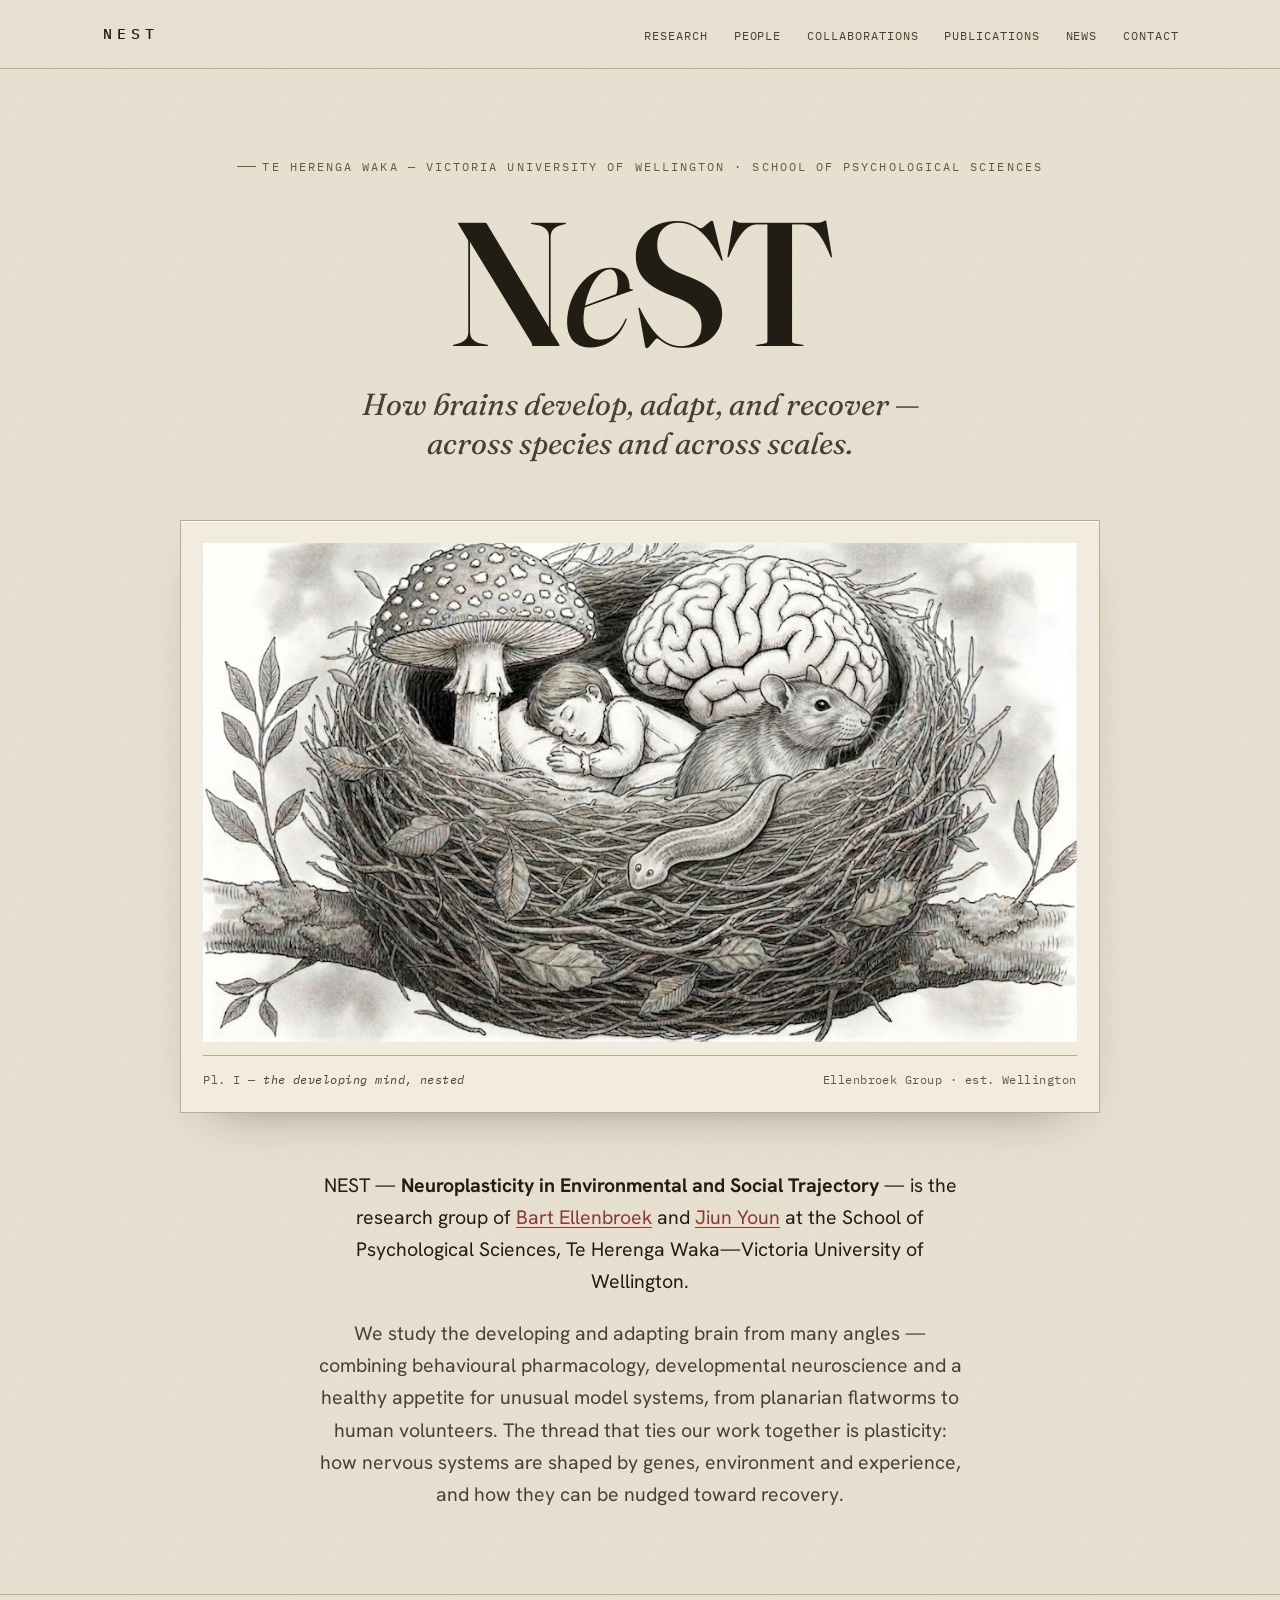
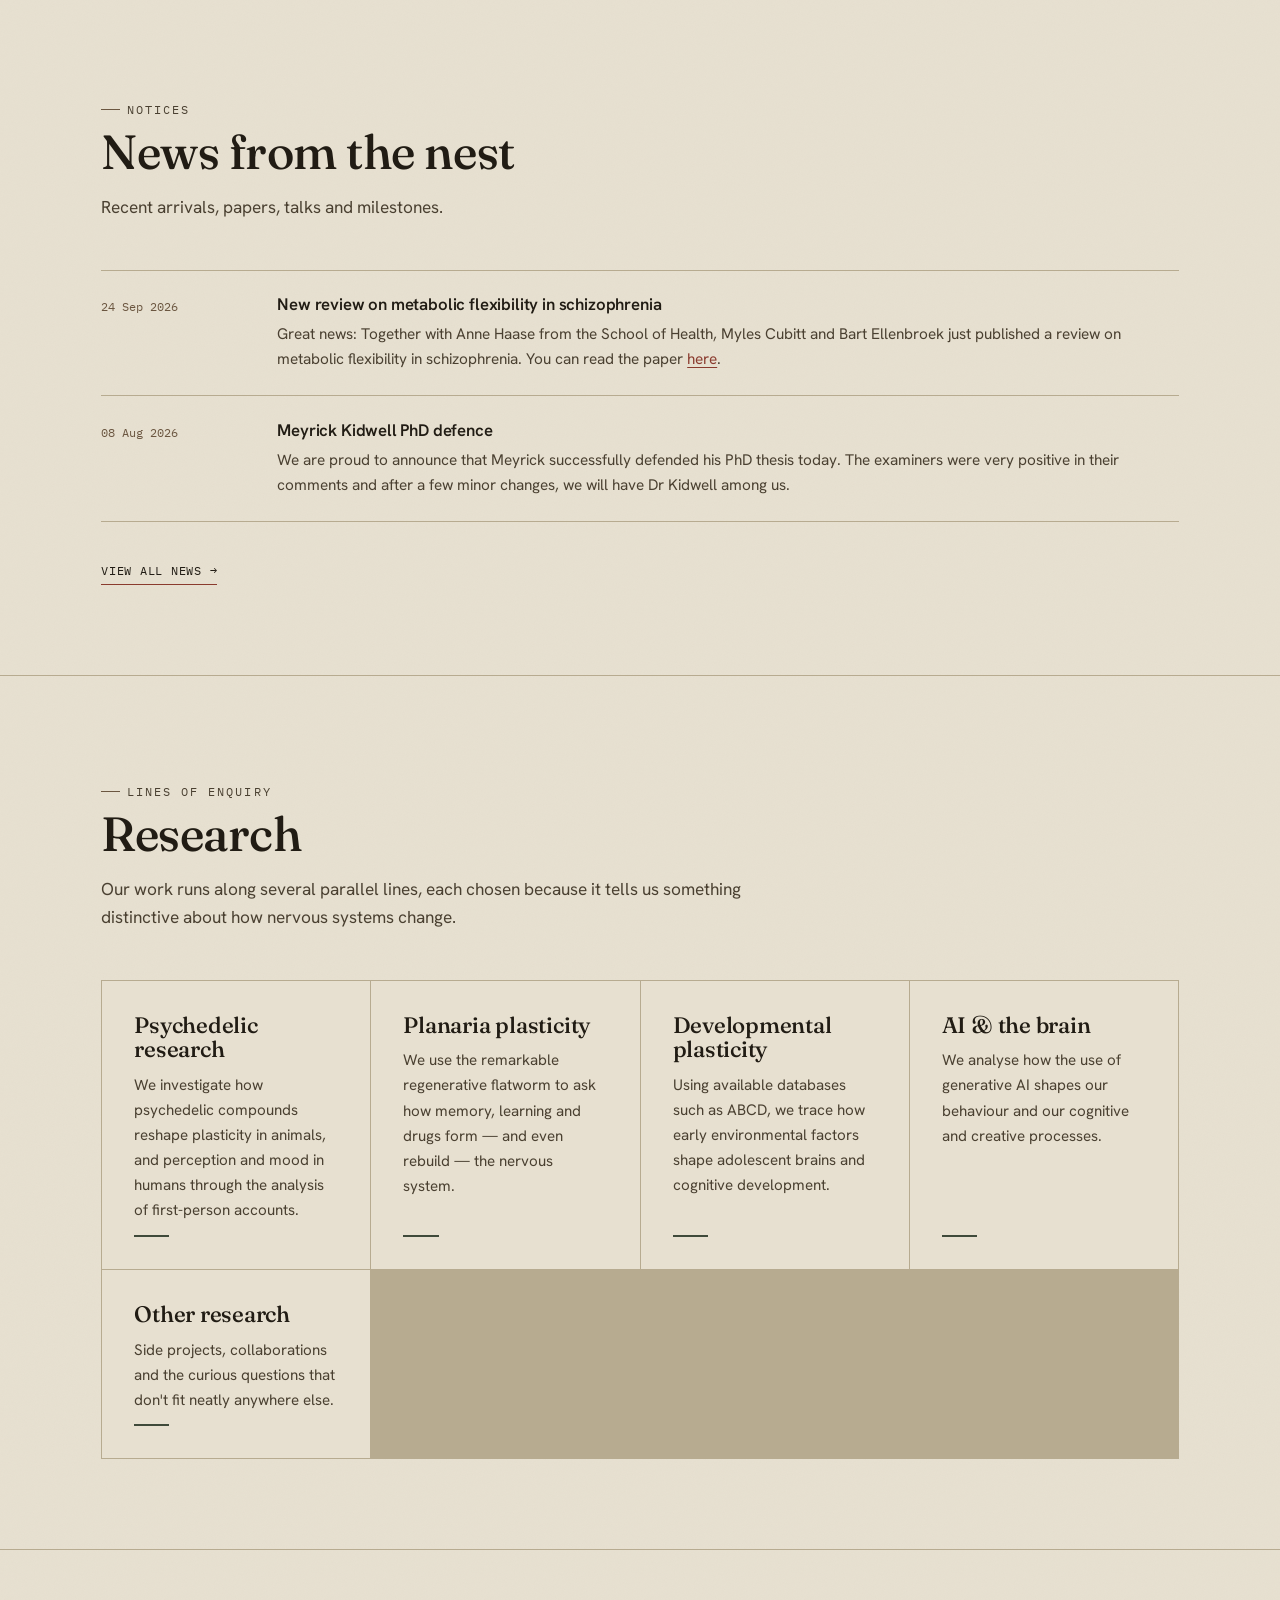
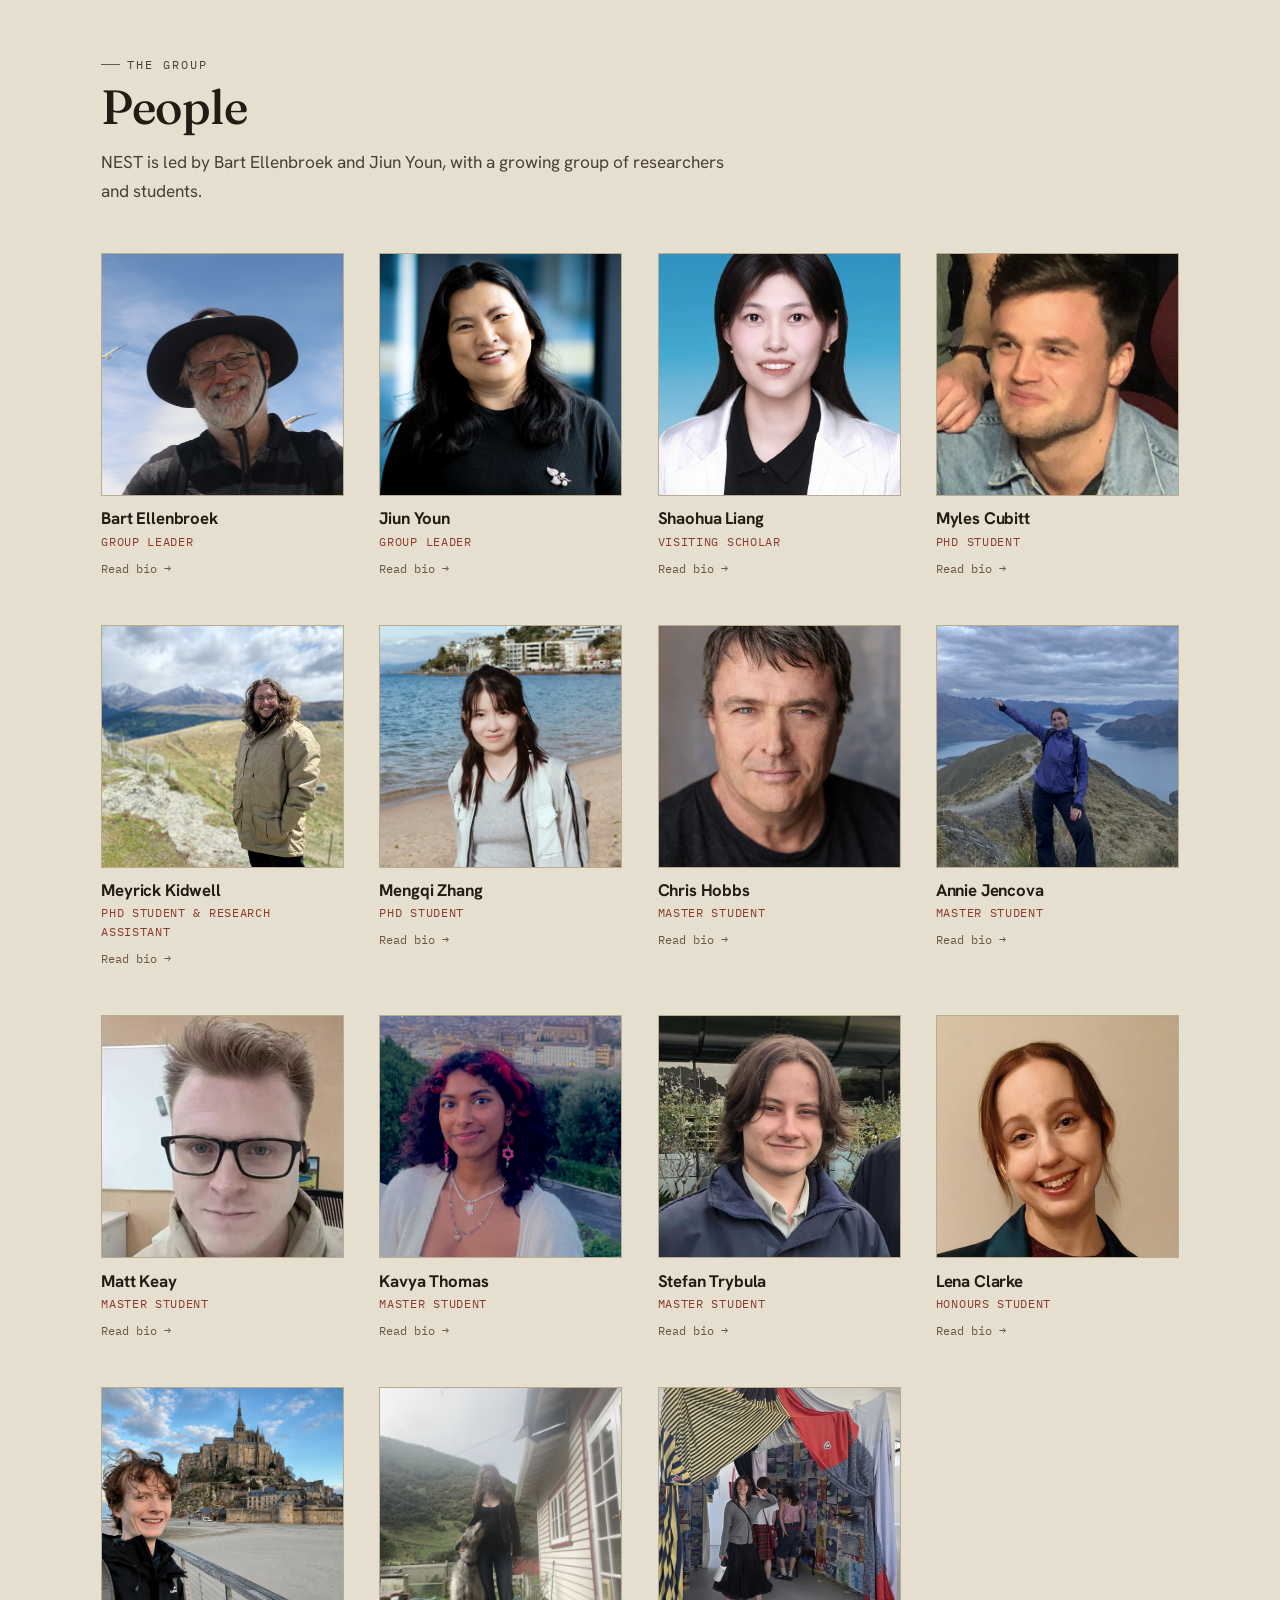
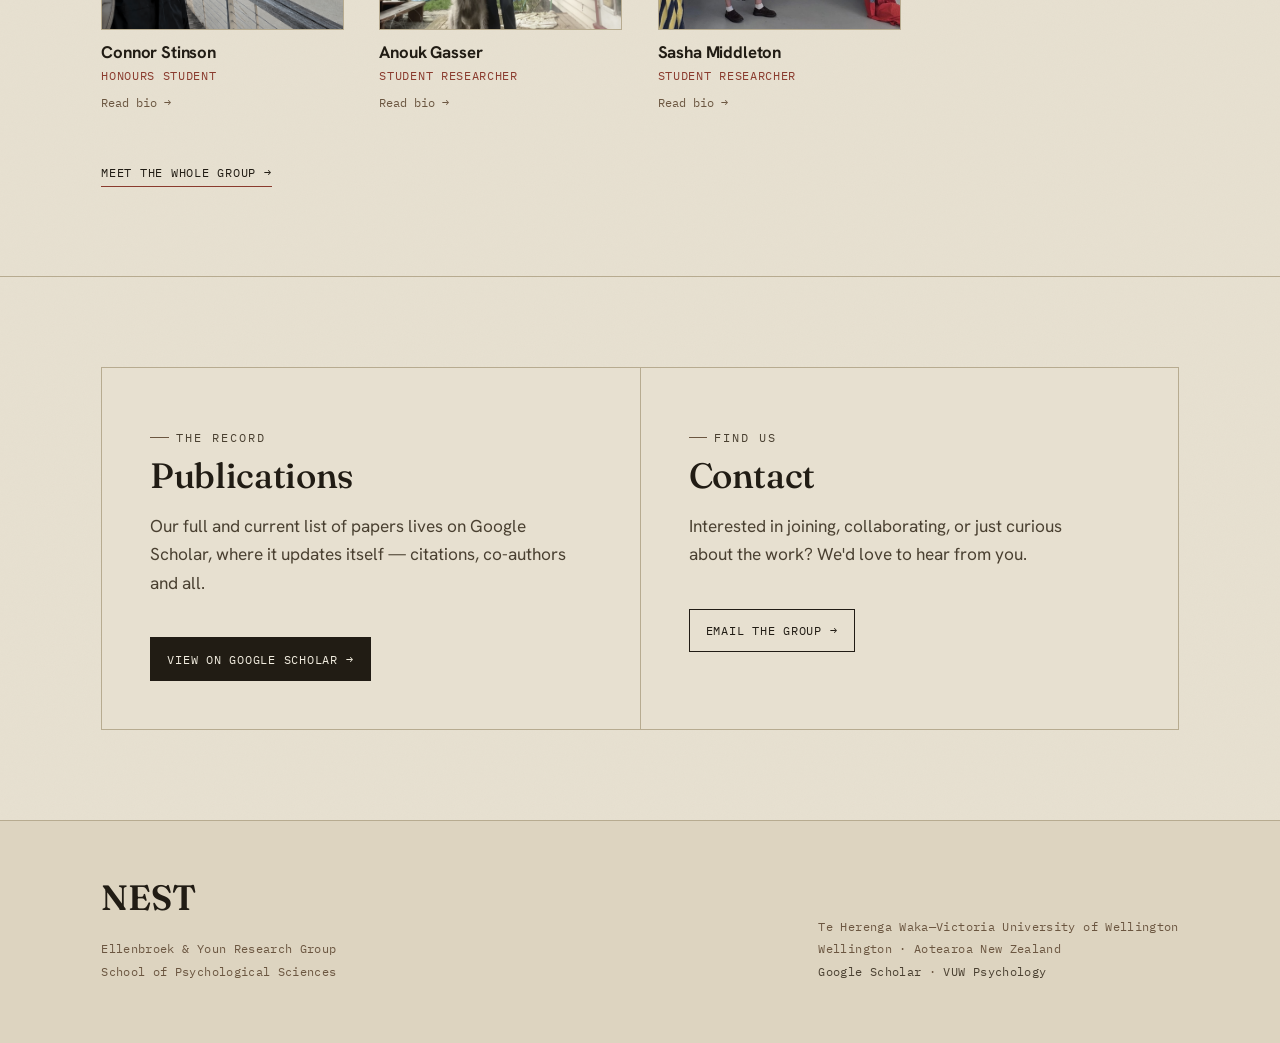
<file: index.html>
<!DOCTYPE html>
<html lang="en">
<head>
<meta charset="UTF-8" />
<meta name="viewport" content="width=device-width, initial-scale=1.0" />
<meta name="google-site-verification" content="QOJxYjuS79v-W2SlKhe8LDYNDK3MdZ1T1IrRL24-Nls" />
<title>NEST — Ellenbroek & Youn Research Group · Te Herenga Waka—Victoria University of Wellington</title>
<meta name="description" content="NEST is the research group of Prof. Bart Ellenbroek at the School of Psychological Sciences, Te Herenga Waka—Victoria University of Wellington, studying how brains develop, adapt and recover across species and scales." />

<link rel="preconnect" href="https://fonts.googleapis.com" />
<link rel="preconnect" href="https://fonts.gstatic.com" crossorigin />
<link href="https://fonts.googleapis.com/css2?family=Fraunces:ital,opsz,wght@0,9..144,400;0,9..144,500;0,9..144,600;1,9..144,400&family=Hanken+Grotesk:wght@400;500;600;700&family=IBM+Plex+Mono:wght@400;500&display=swap" rel="stylesheet" />

<link rel="stylesheet" href="styles.css" />
</head>
<body>

<!-- ================= NAV ================= -->
<header class="nav">
  <div class="wrap nav__inner">
    <a class="brand" href="index.html">NEST</a>
    <nav aria-label="Primary">
      <ul class="nav__links">
        <li><a href="index.html#research">Research</a></li>
        <li><a href="people.html">People</a></li>
        <li><a href="collaborations.html">Collaborations</a></li>
        <li><a href="index.html#publications">Publications</a></li>
        <li><a href="index.html#news">News</a></li>
        <li><a href="index.html#contact">Contact</a></li>
      </ul>
    </nav>
  </div>
</header>

<main id="top">

  <!-- ================= HERO / WELCOME ================= -->
  <section class="hero wrap" aria-labelledby="hero-title">
    <p class="eyebrow">Te Herenga Waka — Victoria University of Wellington · School of Psychological Sciences</p>
    <h1 class="hero__title" id="hero-title">N<span>e</span>ST</h1>
    <p class="hero__thesis">How brains develop, adapt, and recover — across species and across scales.</p>

    <figure class="plate">
      <img src="images/Nest_image_2.png" alt="Pen-and-ink illustration: a child sleeping in a woven nest alongside a human brain, a fly-agaric mushroom and a planarian flatworm." />
      <figcaption class="plate__cap">
        <span>Pl.&nbsp;I — <em>the developing mind, nested</em></span>
        <span>Ellenbroek Group · est. Wellington</span>
      </figcaption>
    </figure>

    <div class="hero__intro">
      <p>NEST — <strong>Neuroplasticity in Environmental and Social Trajectory</strong> — is the research group of <a href="https://people.wgtn.ac.nz/bart.ellenbroek" target="_blank" rel="noopener">Bart Ellenbroek</a> and <a href="https://people.wgtn.ac.nz/jiun.youn" target="_blank" rel="noopener">Jiun Youn</a> at the School of Psychological Sciences, Te Herenga Waka—Victoria University of Wellington.</p>
      <p>We study the developing and adapting brain from many angles — combining behavioural pharmacology, developmental neuroscience and a healthy appetite for unusual model systems, from planarian flatworms to human volunteers. The thread that ties our work together is plasticity: how nervous systems are shaped by genes, environment and experience, and how they can be nudged toward recovery.</p>
    </div>
  </section>

  <!-- ================= NEWS ================= -->
  <section class="section" id="news">
    <div class="wrap">
      <div class="section__head">
        <p class="eyebrow">Notices</p>
        <h2>News from the nest</h2>
        <p>Recent arrivals, papers, talks and milestones.</p>
      </div>
      <ul class="news-list">
        <li class="news-item">
          <time datetime="2026-09-24">24 Sep 2026</time>
          <div>
            <h3>New review on metabolic flexibility in schizophrenia</h3>
            <p>Great news: Together with Anne Haase from the School of Health, Myles Cubitt and Bart Ellenbroek just published a review on metabolic flexibility in schizophrenia. You can read the paper <a href="https://www.mdpi.com/2218-273X/16/10/1397" target="_blank" rel="noopener">here</a>.</p>
          </div>
        </li>
        <li class="news-item">
          <time datetime="2026-08-08">08 Aug 2026</time>
          <div>
            <h3>Meyrick Kidwell PhD defence</h3>
            <p>We are proud to announce that Meyrick successfully defended his PhD thesis today. The examiners were very positive in their comments and after a few minor changes, we will have Dr Kidwell among us.</p>
          </div>
        </li>
      </ul>
      <a class="more-link" href="news-archive.html">View all news →</a>
    </div>
  </section>

  <!-- ================= RESEARCH ================= -->
  <section class="section" id="research">
    <div class="wrap">
      <div class="section__head">
        <p class="eyebrow">Lines of enquiry</p>
        <h2>Research</h2>
        <p>Our work runs along several parallel lines, each chosen because it tells us something distinctive about how nervous systems change.</p>
      </div>
      <div class="specimens">
        <a href="psychedelic-research.html" class="specimen" style="text-decoration: none; color: inherit;">
          <h3>Psychedelic research</h3>
          <p>We investigate how psychedelic compounds reshape plasticity in animals, and perception and mood in humans through the analysis of first-person accounts.</p>
          <span class="specimen__rule"></span>
        </a>
        <a href="planaria-plasticity.html" class="specimen" style="text-decoration: none; color: inherit;">
          <h3>Planaria plasticity</h3>
          <p>We use the remarkable regenerative flatworm to ask how memory, learning and drugs form — and even rebuild — the nervous system.</p>
          <span class="specimen__rule"></span>
        </a>
        <a href="developmental-plasticity.html" class="specimen" style="text-decoration: none; color: inherit;">
          <h3>Developmental plasticity</h3>
          <p>Using available databases such as ABCD, we trace how early environmental factors shape adolescent brains and cognitive development.</p>
          <span class="specimen__rule"></span>
        </a>
        <a href="ai-and-the-brain.html" class="specimen" style="text-decoration: none; color: inherit;">
          <h3>AI &amp; the brain</h3>
          <p>We analyse how the use of generative AI shapes our behaviour and our cognitive and creative processes.</p>
          <span class="specimen__rule"></span>
        </a>
        <a href="other-research.html" class="specimen" style="text-decoration: none; color: inherit;">
          <h3>Other research</h3>
          <p>Side projects, collaborations and the curious questions that don't fit neatly anywhere else.</p>
          <span class="specimen__rule"></span>
        </a>
      </div>
    </div>
  </section>

  <!-- ================= PEOPLE (compact — full bios on people.html) ================= -->
  <section class="section" id="people">
    <div class="wrap">
      <div class="section__head">
        <p class="eyebrow">The group</p>
        <h2>People</h2>
        <p>NEST is led by Bart Ellenbroek and Jiun Youn, with a growing group of researchers and students.</p>
      </div>

      <div class="people--compact">
        <a class="person-card" href="people.html#bart-ellenbroek">
          <div class="person__portrait">
            <img src="images/Bart_Ellenbroek.jpg" alt="Portrait of Bart Ellenbroek" />
          </div>
          <h3>Bart Ellenbroek</h3>
          <p class="role">Group leader</p>
          <p class="person__more">Read bio →</p>
        </a>

        <a class="person-card" href="people.html#jiun-youn">
          <div class="person__portrait">
            <img src="images/Jiun_Youn.jpg" alt="Portrait of Jiun Youn" />
          </div>
          <h3>Jiun Youn</h3>
          <p class="role">Group leader</p>
          <p class="person__more">Read bio →</p>
        </a>

        <a class="person-card" href="people.html#shaohua-liang">
          <div class="person__portrait">
            <img src="images/Shaohau_Liang.jpg" alt="Portrait of Shaohua Liang" />
          </div>
          <h3>Shaohua Liang</h3>
          <p class="role">Visiting Scholar</p>
          <p class="person__more">Read bio →</p>
        </a>

        <a class="person-card" href="people.html#myles-cubitt">
          <div class="person__portrait">
            <img src="images/Myles_Cubitt.jpg" alt="Portrait of Myles Cubitt" />
          </div>
          <h3>Myles Cubitt</h3>
          <p class="role">PhD Student</p>
          <p class="person__more">Read bio →</p>
        </a>

        <a class="person-card" href="people.html#meyrick-kidwell">
          <div class="person__portrait">
            <img src="images/Meyrick_Kidwell.jpg" alt="Portrait of Meyrick Kidwell" />
          </div>
          <h3>Meyrick Kidwell</h3>
          <p class="role">PhD Student &amp; Research Assistant</p>
          <p class="person__more">Read bio →</p>
        </a>

        <a class="person-card" href="people.html#mengqi-zhang">
          <div class="person__portrait">
            <img src="images/Mengqi_Zhang.jpg" alt="Portrait of Mengqi Zhang" />
          </div>
          <h3>Mengqi Zhang</h3>
          <p class="role">PhD Student</p>
          <p class="person__more">Read bio →</p>
        </a>

        <a class="person-card" href="people.html#chris-hobbs">
          <div class="person__portrait">
            <img src="images/chris_hobbs.png" alt="Portrait of Chris Hobbs" />
          </div>
          <h3>Chris Hobbs</h3>
          <p class="role">Master Student</p>
          <p class="person__more">Read bio →</p>
        </a>

        <a class="person-card" href="people.html#annie-jencova">
          <div class="person__portrait">
            <img src="images/Annie_Jencova.jpg" alt="Portrait of Annie Jencova" />
          </div>
          <h3>Annie Jencova</h3>
          <p class="role">Master Student</p>
          <p class="person__more">Read bio →</p>
        </a>

        <a class="person-card" href="people.html#matt-keay">
          <div class="person__portrait">
            <img src="images/Matt_Keay.jpg" alt="Portrait of Matt Keay" />
          </div>
          <h3>Matt Keay</h3>
          <p class="role">Master Student</p>
          <p class="person__more">Read bio →</p>
        </a>

        <a class="person-card" href="people.html#kavya-thomas">
          <div class="person__portrait">
            <img src="images/Kavya_Thomas.png" alt="Portrait of Kavya Thomas" />
          </div>
          <h3>Kavya Thomas</h3>
          <p class="role">Master Student</p>
          <p class="person__more">Read bio →</p>
        </a>

        <a class="person-card" href="people.html#stefan-trybula">
          <div class="person__portrait">
            <img src="images/Stefan_Trybula.png" alt="Portrait of Stefan Trybula" />
          </div>
          <h3>Stefan Trybula</h3>
          <p class="role">Master Student</p>
          <p class="person__more">Read bio →</p>
        </a>

        <a class="person-card" href="people.html#lena-clarke">
          <div class="person__portrait">
            <img src="images/Lena_Clarke.jpg" alt="Portrait of Lena Clarke" />
          </div>
          <h3>Lena Clarke</h3>
          <p class="role">Honours Student</p>
          <p class="person__more">Read bio →</p>
        </a>

        <a class="person-card" href="people.html#connor-stinson">
          <div class="person__portrait">
            <img src="images/Connor_Stinson.png" alt="Portrait of Connor Stinson" />
          </div>
          <h3>Connor Stinson</h3>
          <p class="role">Honours Student</p>
          <p class="person__more">Read bio →</p>
        </a>

        <a class="person-card" href="people.html#anouk-gasser">
          <div class="person__portrait">
            <img src="images/Anouk_Gasser.jpg" alt="Portrait of Anouk Gasser" />
          </div>
          <h3>Anouk Gasser</h3>
          <p class="role">Student Researcher</p>
          <p class="person__more">Read bio →</p>
        </a>

        <a class="person-card" href="people.html#sasha-middleton">
          <div class="person__portrait">
            <img src="images/Sasha_Middleton.jpg" alt="Portrait of Sasha Middleton" />
          </div>
          <h3>Sasha Middleton</h3>
          <p class="role">Student Researcher</p>
          <p class="person__more">Read bio →</p>
        </a>
      </div>

      <a class="more-link" href="people.html">Meet the whole group →</a>
    </div>
  </section>



  <!-- ================= PUBLICATIONS + CONTACT ================= -->
  <section class="section" id="publications" aria-label="Publications and contact">
    <div class="wrap">
      <div class="band">
        <div>
          <p class="eyebrow">The record</p>
          <h2>Publications</h2>
          <p>Our full and current list of papers lives on Google Scholar, where it updates itself — citations, co-authors and all.</p>
          <a class="btn" href="https://scholar.google.com/citations?user=BgnnjqAAAAAJ" target="_blank" rel="noopener">View on Google Scholar →</a>
        </div>
        <div id="contact">
          <p class="eyebrow">Find us</p>
          <h2>Contact</h2>
          <p>Interested in joining, collaborating, or just curious about the work? We'd love to hear from you.</p>
          <a class="btn btn--ghost" href="mailto:bart.ellenbroek@vuw.ac.nz">Email the group →</a>
        </div>
      </div>
    </div>
  </section>

</main>

<!-- ================= FOOTER ================= -->
<footer>
  <div class="wrap footer__inner">
    <div>
      <div class="footer__brand">NEST</div>
      <p class="footer__meta">Ellenbroek & Youn Research Group<br/>School of Psychological Sciences</p>
    </div>
    <p class="footer__meta">
      Te Herenga Waka—Victoria University of Wellington<br/>
      Wellington · Aotearoa New Zealand<br/>
      <a href="https://scholar.google.com/citations?user=BgnnjqAAAAAJ" target="_blank" rel="noopener">Google Scholar</a> ·
      <a href="https://www.wgtn.ac.nz/psyc" target="_blank" rel="noopener">VUW Psychology</a>
    </p>
  </div>
</footer>

<script>
  // Motion-safe scroll reveal
  (function () {
    if (window.matchMedia('(prefers-reduced-motion: reduce)').matches) return;
    var els = document.querySelectorAll('.section, .hero__intro, .plate');
    els.forEach(function (el) { el.classList.add('reveal'); });
    var io = new IntersectionObserver(function (entries) {
      entries.forEach(function (e) {
        if (e.isIntersecting) { e.target.classList.add('is-in'); io.unobserve(e.target); }
      });
    }, { threshold: 0.08 });
    els.forEach(function (el) { io.observe(el); });
  })();
</script>

</body>
</html>
</file>
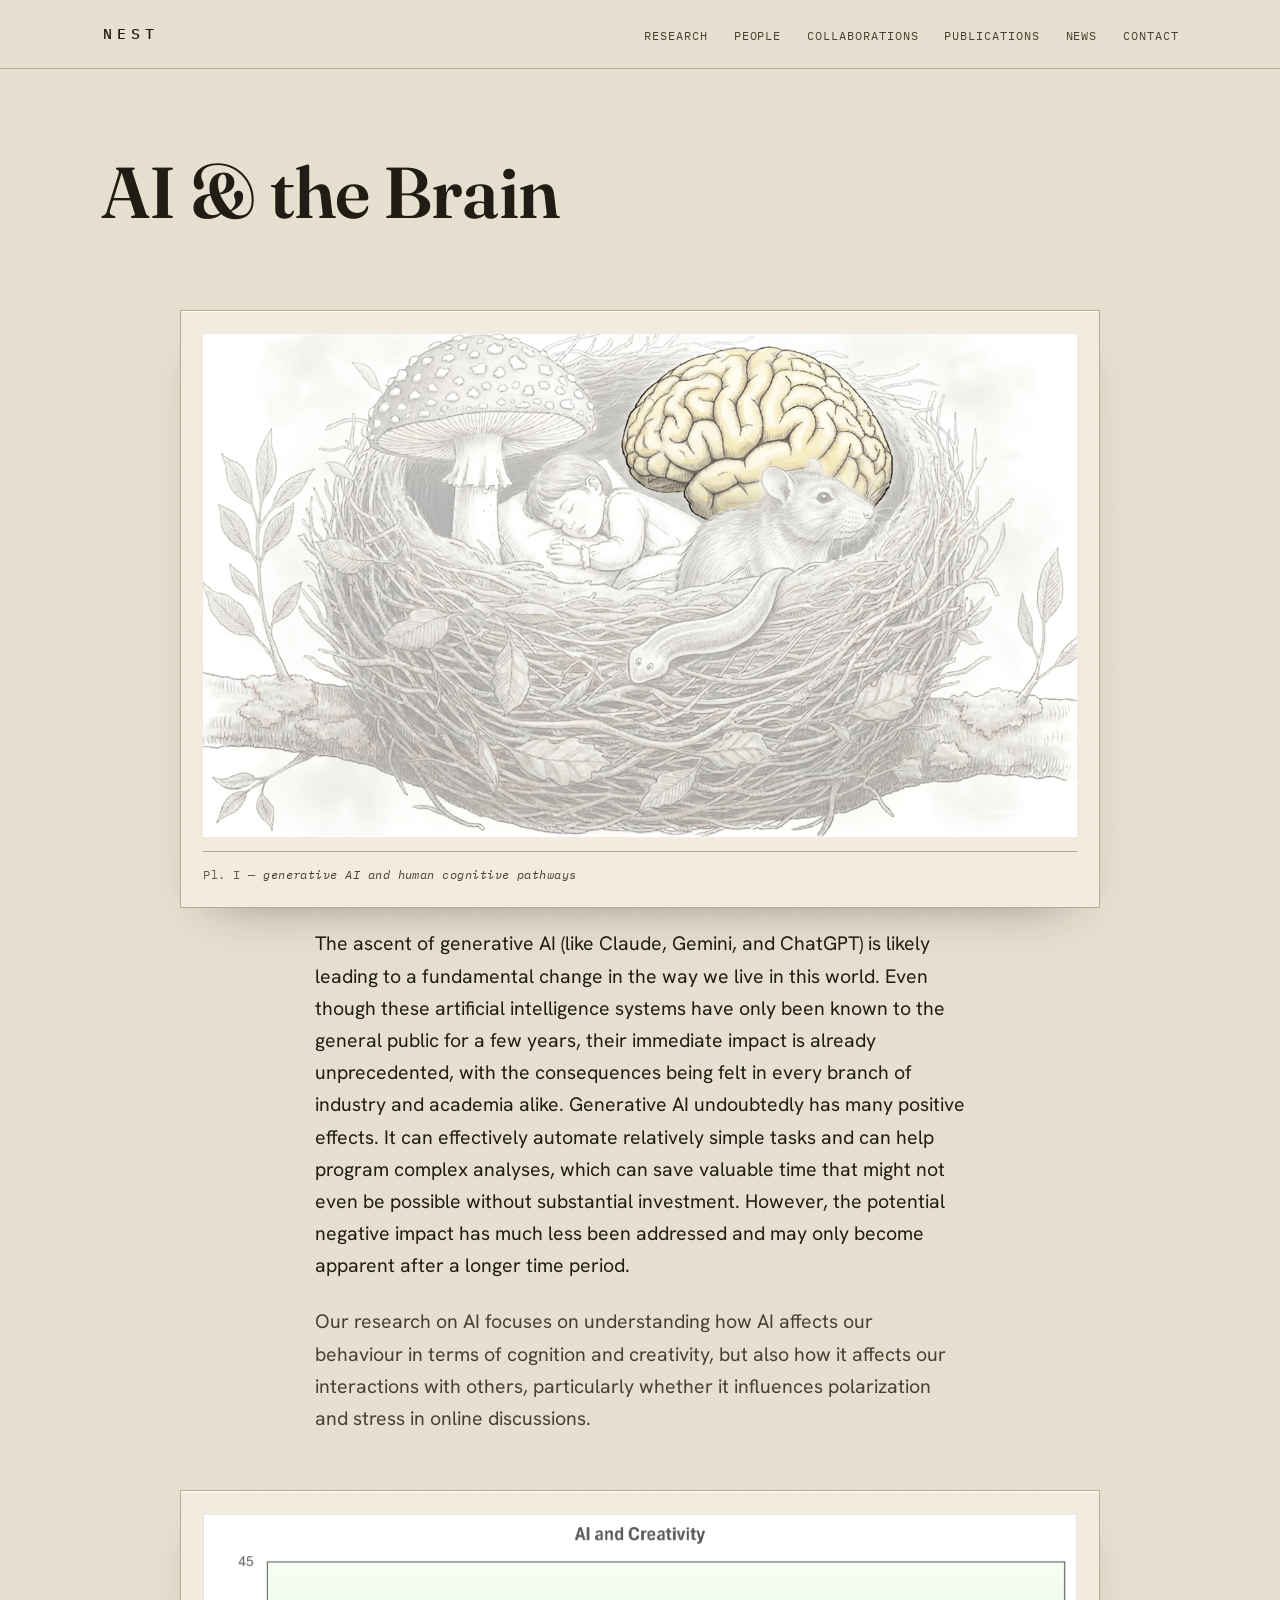
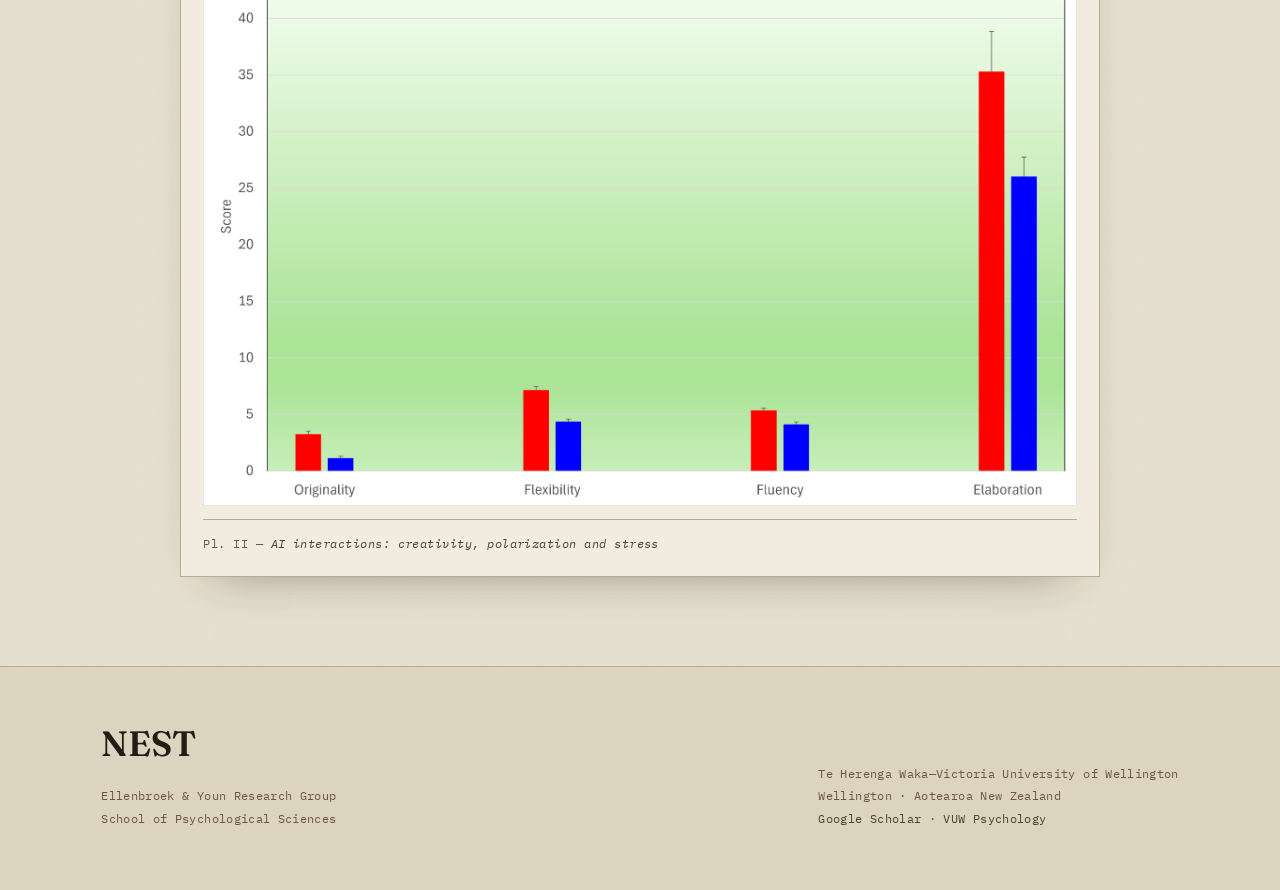
<file: ai-and-the-brain.html>
<!DOCTYPE html>
<html lang="en">
<head>
<meta charset="UTF-8" />
<meta name="viewport" content="width=device-width, initial-scale=1.0" />
<title>AI &amp; the Brain — NEST · Ellenbroek &amp; Youn Research Group</title>
<meta name="description" content="NEST research on generative AI, understanding how AI affects cognition, creativity, polarization, and stress in online interactions." />

<link rel="preconnect" href="https://fonts.googleapis.com" />
<link rel="preconnect" href="https://fonts.gstatic.com" crossorigin />
<link href="https://fonts.googleapis.com/css2?family=Fraunces:ital,opsz,wght@0,9..144,400;0,9..144,500;0,9..144,600;1,9..144,400&family=Hanken+Grotesk:wght@400;500;600;700&family=IBM+Plex+Mono:wght@400;500&display=swap" rel="stylesheet" />
<link rel="stylesheet" href="styles.css" />
</head>
<body>

<!-- ================= NAV ================= -->
<header class="nav">
  <div class="wrap nav__inner">
    <a class="brand" href="index.html">NEST</a>
    <nav aria-label="Primary">
      <ul class="nav__links">
        <li><a href="index.html#research">Research</a></li>
        <li><a href="people.html">People</a></li>
        <li><a href="collaborations.html">Collaborations</a></li>
        <li><a href="index.html#publications">Publications</a></li>
        <li><a href="index.html#news">News</a></li>
        <li><a href="index.html#contact">Contact</a></li>
      </ul>
    </nav>
  </div>
</header>

<main>
  <!-- ================= PAGE HEAD ================= -->
  <section class="wrap pagehead">
    <h1>AI &amp; the Brain</h1>
  </section>

  <!-- ================= TOP IMAGE ================= -->
  <div class="wrap">
    <figure class="plate">
      <img src="images/AI.png" alt="Artificial Intelligence conceptual illustration" />
      <figcaption class="plate__cap">
        <span>Pl.&nbsp;I — <em>generative AI and human cognitive pathways</em></span>
      </figcaption>
    </figure>
  </div>

  <!-- ================= CONTENT ================= -->
  <section class="section" style="border-top:none; padding-top:0;">
    <div class="wrap">
      <div class="hero__intro" style="margin-top: 0; text-align: left; max-width: var(--measure); margin-inline: auto;">
        <p>The ascent of generative AI (like Claude, Gemini, and ChatGPT) is likely leading to a fundamental change in the way we live in this world. Even though these artificial intelligence systems have only been known to the general public for a few years, their immediate impact is already unprecedented, with the consequences being felt in every branch of industry and academia alike. Generative AI undoubtedly has many positive effects. It can effectively automate relatively simple tasks and can help program complex analyses, which can save valuable time that might not even be possible without substantial investment. However, the potential negative impact has much less been addressed and may only become apparent after a longer time period.</p>
        
        <p style="margin-top: 1.5rem;">Our research on AI focuses on understanding how AI affects our behaviour in terms of cognition and creativity, but also how it affects our interactions with others, particularly whether it influences polarization and stress in online discussions.</p>
      </div>

      <!-- ================= BOTTOM IMAGE ================= -->
      <div style="max-width: 920px; margin: 3rem auto 0;">
        <figure class="plate">
          <img src="images/AI%20and%20creativity.png" alt="Generative AI impact on human creativity illustration" />
          <figcaption class="plate__cap">
            <span>Pl.&nbsp;II — <em>AI interactions: creativity, polarization and stress</em></span>
          </figcaption>
        </figure>
      </div>
    </div>
  </section>
</main>

<!-- ================= FOOTER ================= -->
<footer>
  <div class="wrap footer__inner">
    <div>
      <div class="footer__brand">NEST</div>
      <p class="footer__meta">Ellenbroek &amp; Youn Research Group<br/>School of Psychological Sciences</p>
    </div>
    <p class="footer__meta">
      Te Herenga Waka—Victoria University of Wellington<br/>
      Wellington · Aotearoa New Zealand<br/>
      <a href="https://scholar.google.co.nz/citations?user=BgnnjqAAAAAJ&amp;hl=en" target="_blank" rel="noopener">Google Scholar</a> ·
      <a href="https://www.wgtn.ac.nz/psyc" target="_blank" rel="noopener">VUW Psychology</a>
    </p>
  </div>
</footer>

</body>
</html>
</file>
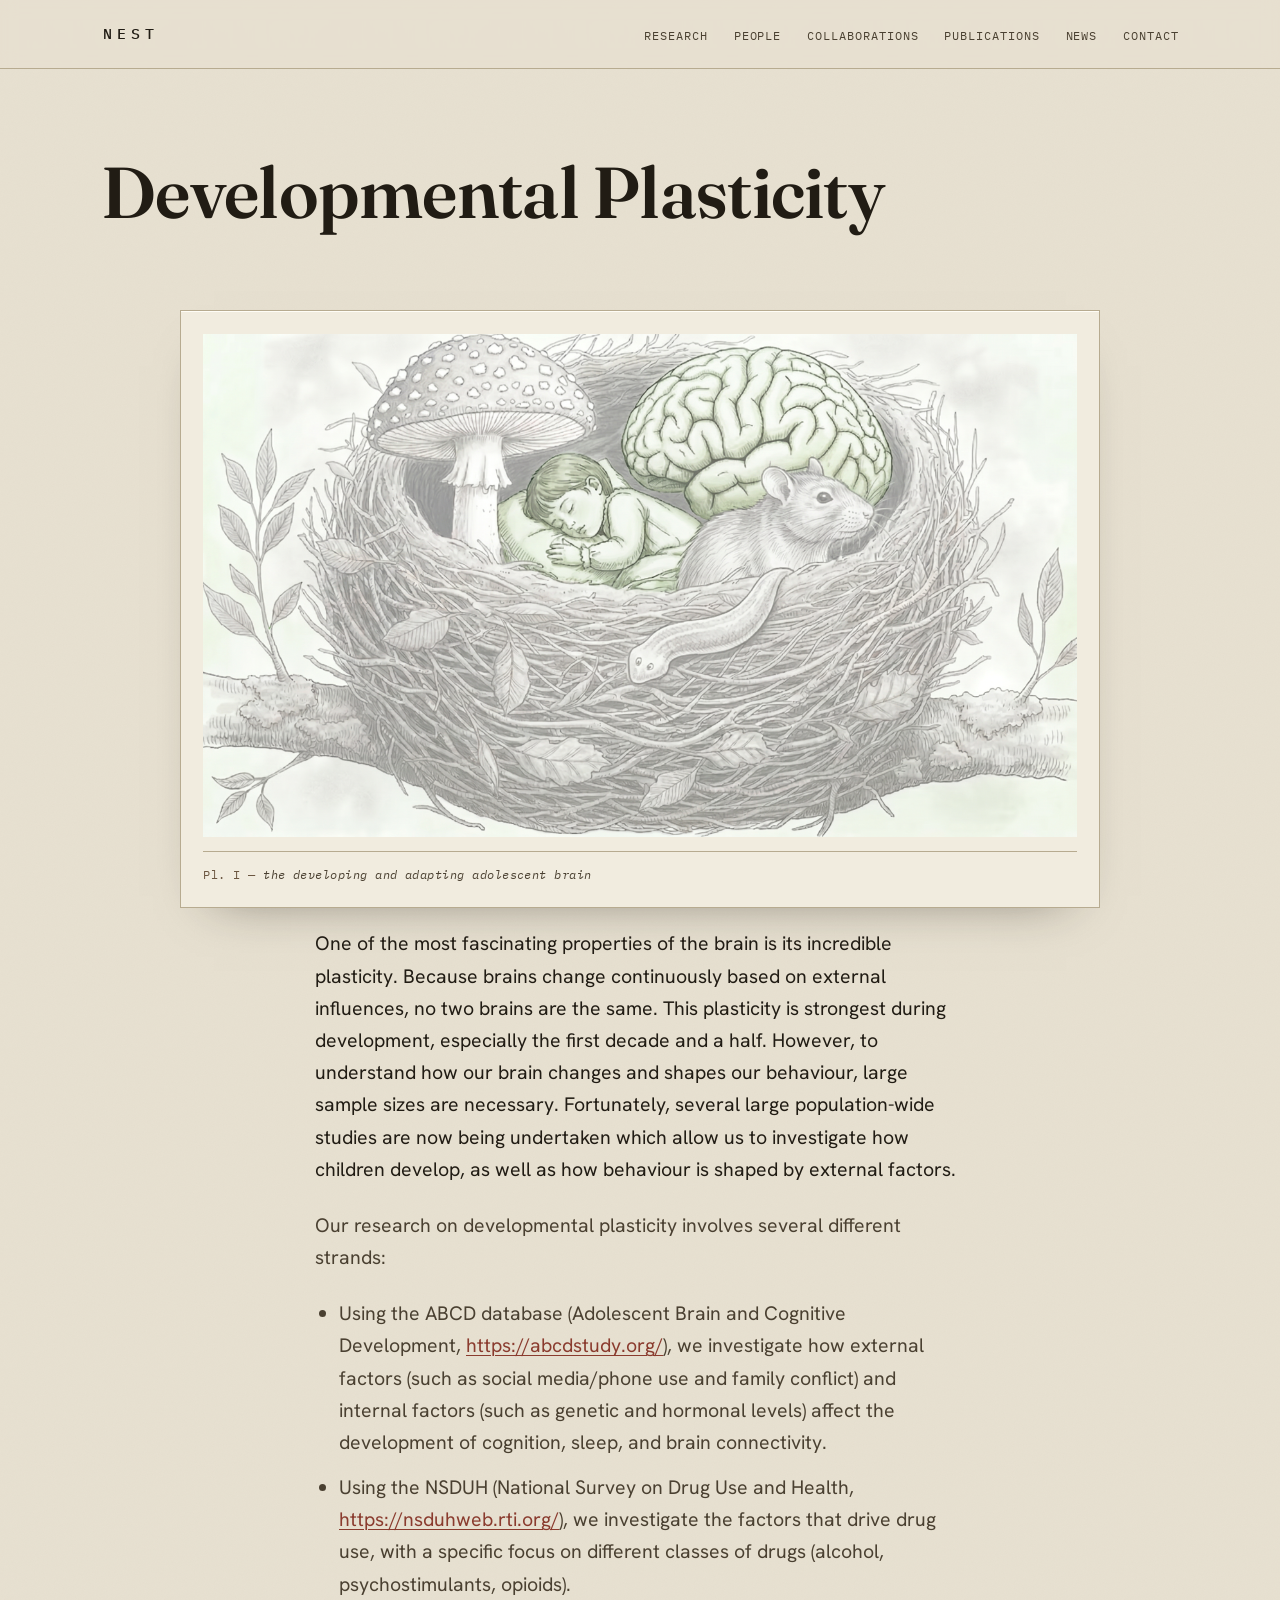
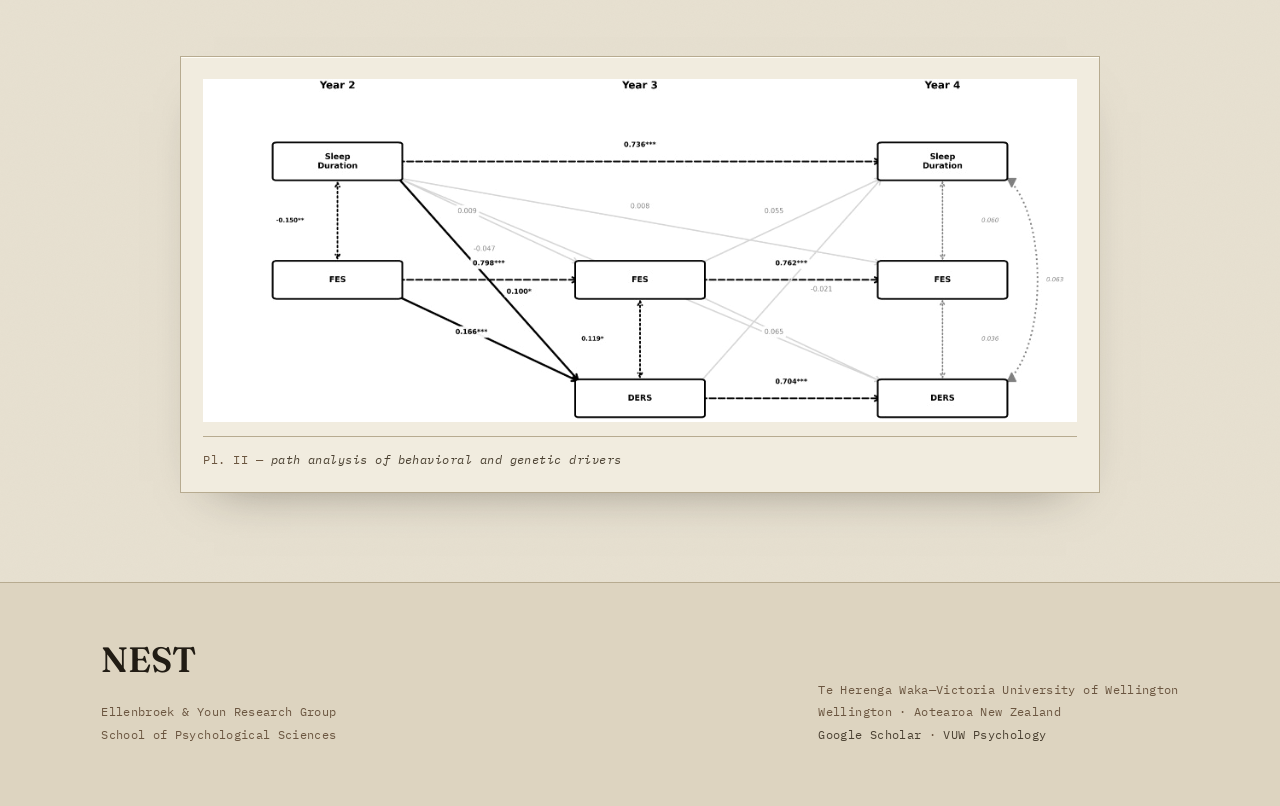
<file: developmental-plasticity.html>
<!DOCTYPE html>
<html lang="en">
<head>
<meta charset="UTF-8" />
<meta name="viewport" content="width=device-width, initial-scale=1.0" />
<title>Developmental Plasticity — NEST · Ellenbroek &amp; Youn Research Group</title>
<meta name="description" content="NEST research on adolescent brain development, cognitive connectivity, using databases like ABCD and NSDUH." />

<link rel="preconnect" href="https://fonts.googleapis.com" />
<link rel="preconnect" href="https://fonts.gstatic.com" crossorigin />
<link href="https://fonts.googleapis.com/css2?family=Fraunces:ital,opsz,wght@0,9..144,400;0,9..144,500;0,9..144,600;1,9..144,400&family=Hanken+Grotesk:wght@400;500;600;700&family=IBM+Plex+Mono:wght@400;500&display=swap" rel="stylesheet" />
<link rel="stylesheet" href="styles.css" />
</head>
<body>

<!-- ================= NAV ================= -->
<header class="nav">
  <div class="wrap nav__inner">
    <a class="brand" href="index.html">NEST</a>
    <nav aria-label="Primary">
      <ul class="nav__links">
        <li><a href="index.html#research">Research</a></li>
        <li><a href="people.html">People</a></li>
        <li><a href="collaborations.html">Collaborations</a></li>
        <li><a href="index.html#publications">Publications</a></li>
        <li><a href="index.html#news">News</a></li>
        <li><a href="index.html#contact">Contact</a></li>
      </ul>
    </nav>
  </div>
</header>

<main>
  <!-- ================= PAGE HEAD ================= -->
  <section class="wrap pagehead">
    <h1>Developmental Plasticity</h1>
  </section>

  <!-- ================= TOP IMAGE ================= -->
  <div class="wrap">
    <figure class="plate">
      <img src="images/Developmental%20plasticity.png" alt="Developmental plasticity brain imaging illustration" />
      <figcaption class="plate__cap">
        <span>Pl.&nbsp;I — <em>the developing and adapting adolescent brain</em></span>
      </figcaption>
    </figure>
  </div>

  <!-- ================= CONTENT ================= -->
  <section class="section" style="border-top:none; padding-top:0;">
    <div class="wrap">
      <div class="hero__intro" style="margin-top: 0; text-align: left; max-width: var(--measure); margin-inline: auto;">
        <p>One of the most fascinating properties of the brain is its incredible plasticity. Because brains change continuously based on external influences, no two brains are the same. This plasticity is strongest during development, especially the first decade and a half. However, to understand how our brain changes and shapes our behaviour, large sample sizes are necessary. Fortunately, several large population-wide studies are now being undertaken which allow us to investigate how children develop, as well as how behaviour is shaped by external factors.</p>
        
        <p style="margin-top: 1.5rem;">Our research on developmental plasticity involves several different strands:</p>
        
        <ul style="margin-top: 1.5rem; padding-left: 1.5rem; display: grid; gap: 0.8rem; font-size: clamp(1.05rem, 1rem + 0.4vw, 1.22rem); color: var(--ink-soft);">
          <li style="line-height: 1.65;">Using the ABCD database (Adolescent Brain and Cognitive Development, <a href="https://abcdstudy.org/" target="_blank" rel="noopener">https://abcdstudy.org/</a>), we investigate how external factors (such as social media/phone use and family conflict) and internal factors (such as genetic and hormonal levels) affect the development of cognition, sleep, and brain connectivity.</li>
          <li style="line-height: 1.65;">Using the NSDUH (National Survey on Drug Use and Health, <a href="https://nsduhweb.rti.org/" target="_blank" rel="noopener">https://nsduhweb.rti.org/</a>), we investigate the factors that drive drug use, with a specific focus on different classes of drugs (alcohol, psychostimulants, opioids).</li>
        </ul>
      </div>

      <!-- ================= BOTTOM IMAGE ================= -->
      <div style="max-width: 920px; margin: 3rem auto 0;">
        <figure class="plate">
          <img src="images/path%20analysis.jpg" alt="Path analysis and cognitive development statistics" />
          <figcaption class="plate__cap">
            <span>Pl.&nbsp;II — <em>path analysis of behavioral and genetic drivers</em></span>
          </figcaption>
        </figure>
      </div>
    </div>
  </section>
</main>

<!-- ================= FOOTER ================= -->
<footer>
  <div class="wrap footer__inner">
    <div>
      <div class="footer__brand">NEST</div>
      <p class="footer__meta">Ellenbroek &amp; Youn Research Group<br/>School of Psychological Sciences</p>
    </div>
    <p class="footer__meta">
      Te Herenga Waka—Victoria University of Wellington<br/>
      Wellington · Aotearoa New Zealand<br/>
      <a href="https://scholar.google.co.nz/citations?user=BgnnjqAAAAAJ&amp;hl=en" target="_blank" rel="noopener">Google Scholar</a> ·
      <a href="https://www.wgtn.ac.nz/psyc" target="_blank" rel="noopener">VUW Psychology</a>
    </p>
  </div>
</footer>

</body>
</html>
</file>
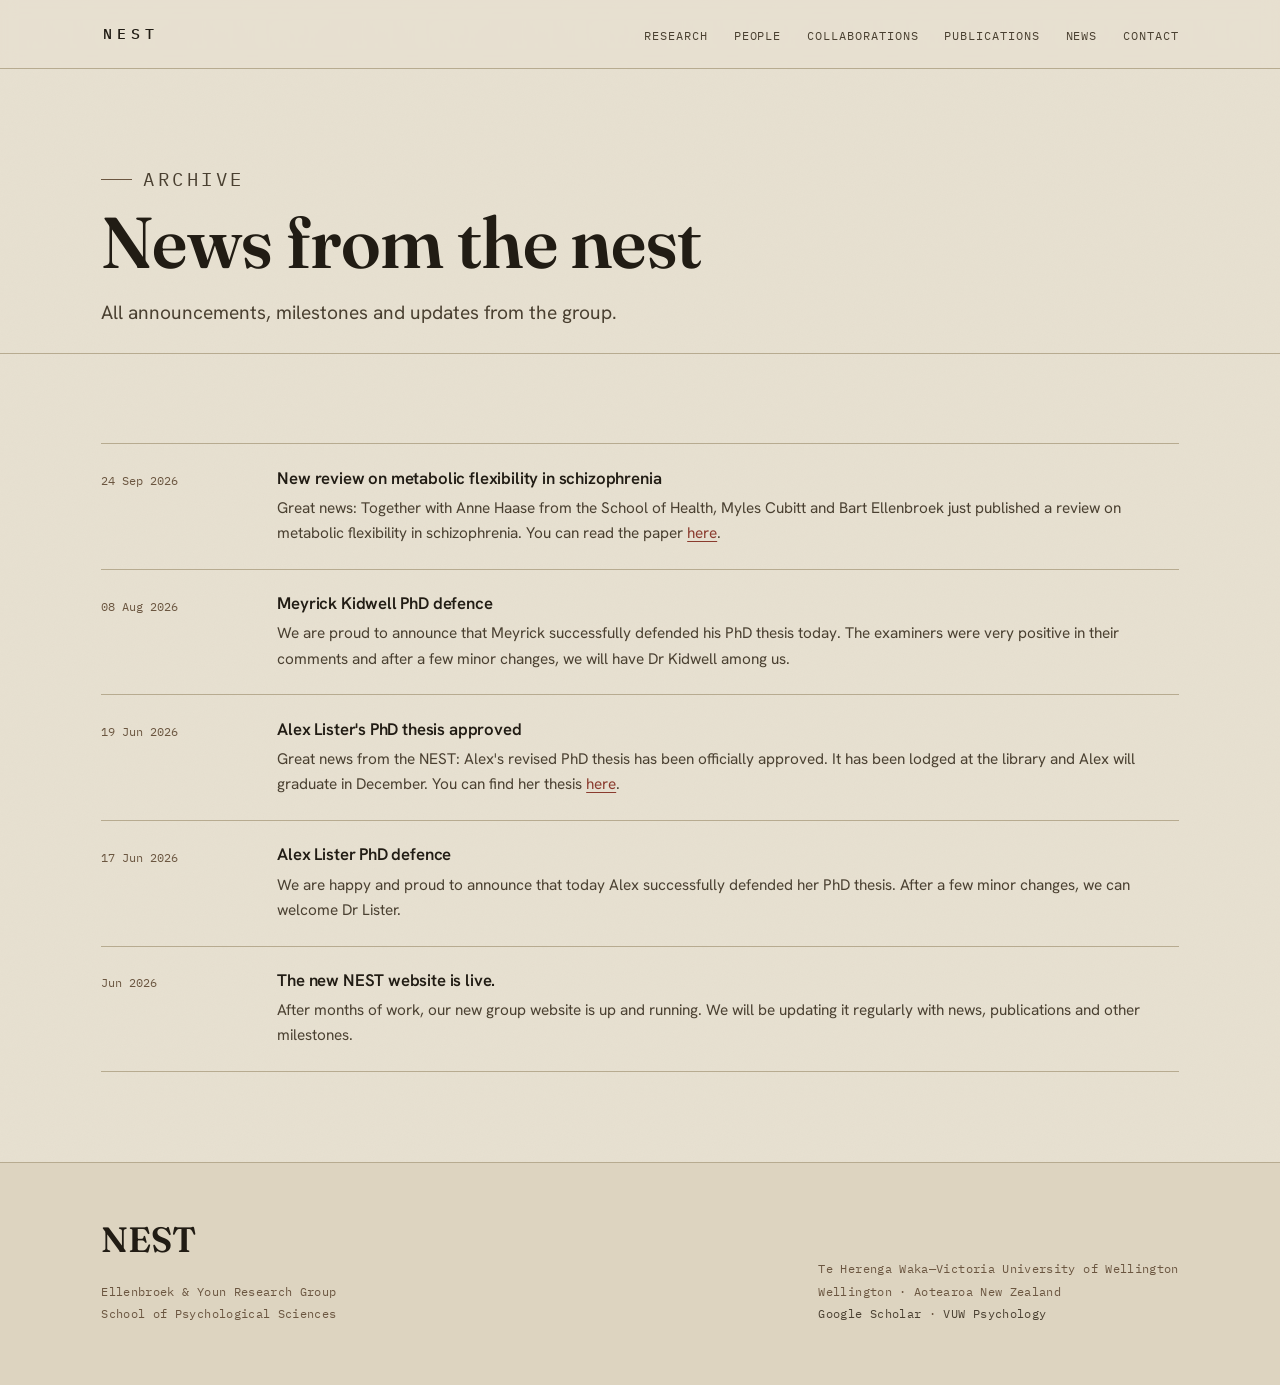
<file: news-archive.html>
<!DOCTYPE html>
<html lang="en">
<head>
<meta charset="UTF-8" />
<meta name="viewport" content="width=device-width, initial-scale=1.0" />
<title>News Archive — NEST · Ellenbroek &amp; Youn Research Group</title>
<meta name="description" content="Archive of news, announcements and milestones from the NEST research group at Te Herenga Waka—Victoria University of Wellington." />

<link rel="preconnect" href="https://fonts.googleapis.com" />
<link rel="preconnect" href="https://fonts.gstatic.com" crossorigin />
<link href="https://fonts.googleapis.com/css2?family=Fraunces:ital,opsz,wght@0,9..144,400;0,9..144,500;0,9..144,600;1,9..144,400&family=Hanken+Grotesk:wght@400;500;600;700&family=IBM+Plex+Mono:wght@400;500&display=swap" rel="stylesheet" />
<link rel="stylesheet" href="styles.css" />
</head>
<body>

<!-- ================= NAV ================= -->
<header class="nav">
  <div class="wrap nav__inner">
    <a class="brand" href="index.html">NEST</a>
    <nav aria-label="Primary">
      <ul class="nav__links">
        <li><a href="index.html#research">Research</a></li>
        <li><a href="people.html">People</a></li>
        <li><a href="collaborations.html">Collaborations</a></li>
        <li><a href="index.html#publications">Publications</a></li>
        <li><a href="index.html#news">News</a></li>
        <li><a href="index.html#contact">Contact</a></li>
      </ul>
    </nav>
  </div>
</header>

<main>

  <!-- ================= PAGE HEADER ================= -->
  <section class="pagehead wrap">
    <p class="eyebrow">Archive</p>
    <h1>News from the nest</h1>
    <p>All announcements, milestones and updates from the group.</p>
  </section>

  <!-- ================= ALL NEWS ================= -->
  <section class="section">
    <div class="wrap">
      <ul class="news-list">
        <li class="news-item">
          <time datetime="2026-09-24">24 Sep 2026</time>
          <div>
            <h3>New review on metabolic flexibility in schizophrenia</h3>
            <p>Great news: Together with Anne Haase from the School of Health, Myles Cubitt and Bart Ellenbroek just published a review on metabolic flexibility in schizophrenia. You can read the paper <a href="https://www.mdpi.com/2218-273X/16/10/1397" target="_blank" rel="noopener">here</a>.</p>
          </div>
        </li>
        <li class="news-item">
          <time datetime="2026-08-08">08 Aug 2026</time>
          <div>
            <h3>Meyrick Kidwell PhD defence</h3>
            <p>We are proud to announce that Meyrick successfully defended his PhD thesis today. The examiners were very positive in their comments and after a few minor changes, we will have Dr Kidwell among us.</p>
          </div>
        </li>
        <li class="news-item">
          <time datetime="2026-06-19">19 Jun 2026</time>
          <div>
            <h3>Alex Lister's PhD thesis approved</h3>
            <p>Great news from the NEST: Alex's revised PhD thesis has been officially approved. It has been lodged at the library and Alex will graduate in December. You can find her thesis <a href="thesis/PhD/2026_Alex%20Lister.pdf" target="_blank">here</a>.</p>
          </div>
        </li>
        <li class="news-item">
          <time datetime="2026-06-17">17 Jun 2026</time>
          <div>
            <h3>Alex Lister PhD defence</h3>
            <p>We are happy and proud to announce that today Alex successfully defended her PhD thesis. After a few minor changes, we can welcome Dr Lister.</p>
          </div>
        </li>
        <li class="news-item">
          <time datetime="2026-06">Jun 2026</time>
          <div>
            <h3>The new NEST website is live.</h3>
            <p>After months of work, our new group website is up and running. We will be updating it regularly with news, publications and other milestones.</p>
          </div>
        </li>
      </ul>
    </div>
  </section>

</main>

<!-- ================= FOOTER ================= -->
<footer>
  <div class="wrap footer__inner">
    <div>
      <div class="footer__brand">NEST</div>
      <p class="footer__meta">Ellenbroek &amp; Youn Research Group<br/>School of Psychological Sciences</p>
    </div>
    <p class="footer__meta">
      Te Herenga Waka—Victoria University of Wellington<br/>
      Wellington · Aotearoa New Zealand<br/>
      <a href="https://scholar.google.com/citations?user=BgnnjqAAAAAJ" target="_blank" rel="noopener">Google Scholar</a> ·
      <a href="https://www.wgtn.ac.nz/psyc" target="_blank" rel="noopener">VUW Psychology</a>
    </p>
  </div>
</footer>

</body>
</html>
</file>
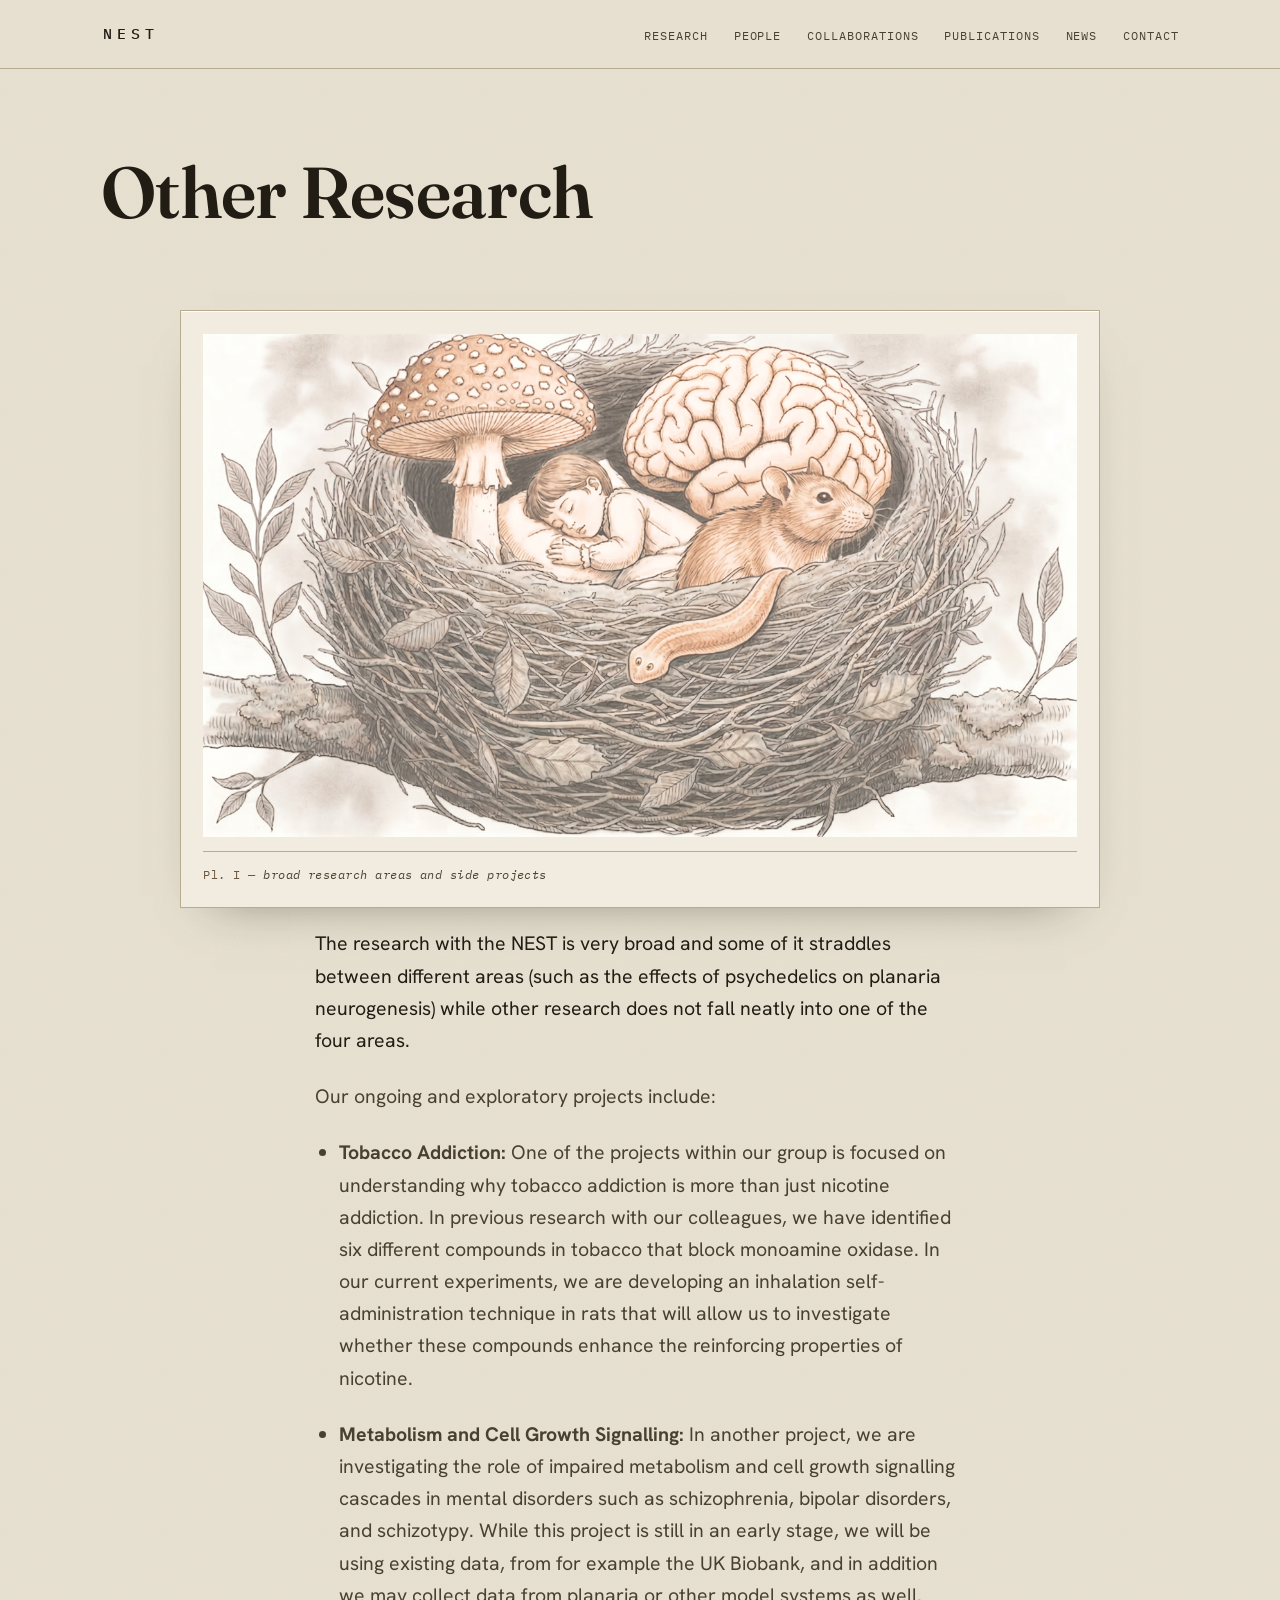
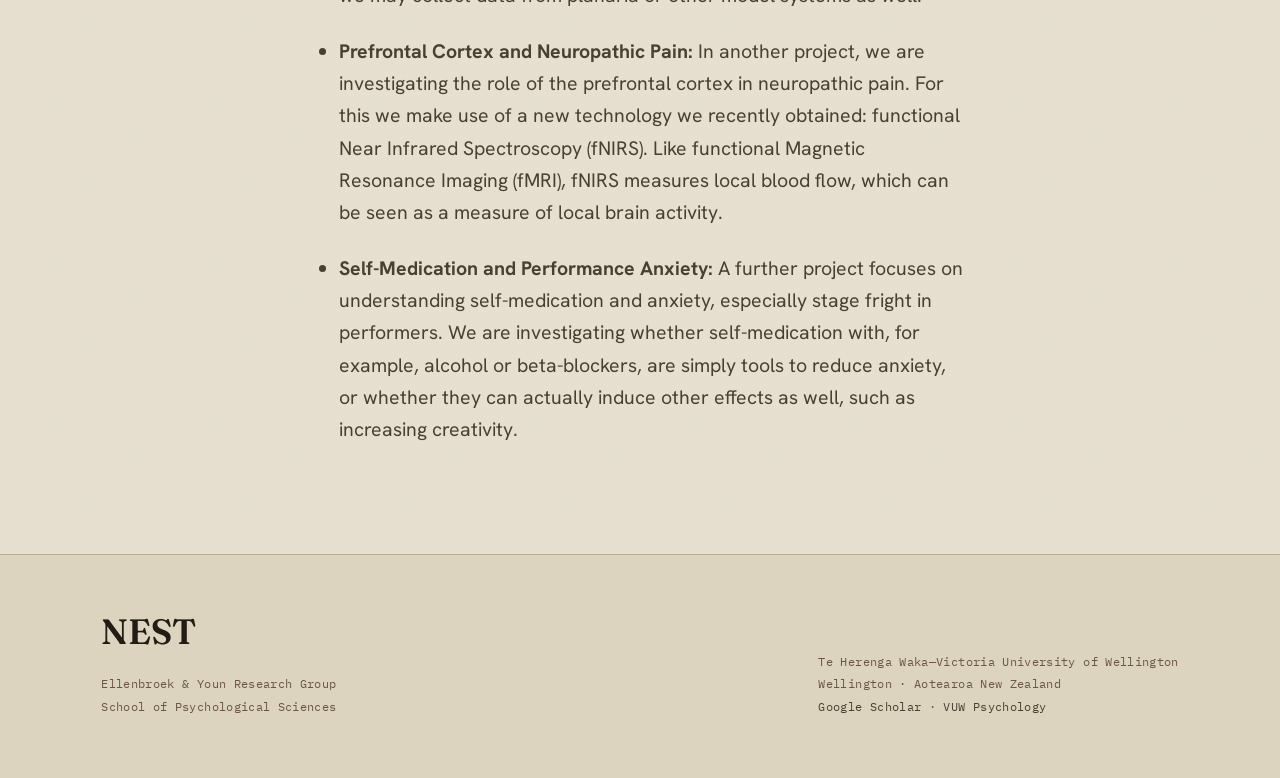
<file: other-research.html>
<!DOCTYPE html>
<html lang="en">
<head>
<meta charset="UTF-8" />
<meta name="viewport" content="width=device-width, initial-scale=1.0" />
<title>Other Research — NEST · Ellenbroek &amp; Youn Research Group</title>
<meta name="description" content="NEST research on other projects, including tobacco addiction, mental disorders, neuropathic pain, and self-medication." />

<link rel="preconnect" href="https://fonts.googleapis.com" />
<link rel="preconnect" href="https://fonts.gstatic.com" crossorigin />
<link href="https://fonts.googleapis.com/css2?family=Fraunces:ital,opsz,wght@0,9..144,400;0,9..144,500;0,9..144,600;1,9..144,400&family=Hanken+Grotesk:wght@400;500;600;700&family=IBM+Plex+Mono:wght@400;500&display=swap" rel="stylesheet" />
<link rel="stylesheet" href="styles.css" />
</head>
<body>

<!-- ================= NAV ================= -->
<header class="nav">
  <div class="wrap nav__inner">
    <a class="brand" href="index.html">NEST</a>
    <nav aria-label="Primary">
      <ul class="nav__links">
        <li><a href="index.html#research">Research</a></li>
        <li><a href="people.html">People</a></li>
        <li><a href="collaborations.html">Collaborations</a></li>
        <li><a href="index.html#publications">Publications</a></li>
        <li><a href="index.html#news">News</a></li>
        <li><a href="index.html#contact">Contact</a></li>
      </ul>
    </nav>
  </div>
</header>

<main>
  <!-- ================= PAGE HEAD ================= -->
  <section class="wrap pagehead">
    <h1>Other Research</h1>
  </section>

  <!-- ================= TOP IMAGE ================= -->
  <div class="wrap">
    <figure class="plate">
      <img src="images/rest.png" alt="NEST other research projects illustration" />
      <figcaption class="plate__cap">
        <span>Pl.&nbsp;I — <em>broad research areas and side projects</em></span>
      </figcaption>
    </figure>
  </div>

  <!-- ================= CONTENT ================= -->
  <section class="section" style="border-top:none; padding-top:0;">
    <div class="wrap">
      <div class="hero__intro" style="margin-top: 0; text-align: left; max-width: var(--measure); margin-inline: auto;">
        <p>The research with the NEST is very broad and some of it straddles between different areas (such as the effects of psychedelics on planaria neurogenesis) while other research does not fall neatly into one of the four areas.</p>
        
        <p style="margin-top: 1.5rem;">Our ongoing and exploratory projects include:</p>
        
        <ul style="margin-top: 1.5rem; padding-left: 1.5rem; display: grid; gap: 1.5rem; font-size: clamp(1.05rem, 1rem + 0.4vw, 1.22rem); color: var(--ink-soft);">
          <li style="line-height: 1.65;">
            <strong>Tobacco Addiction:</strong> One of the projects within our group is focused on understanding why tobacco addiction is more than just nicotine addiction. In previous research with our colleagues, we have identified six different compounds in tobacco that block monoamine oxidase. In our current experiments, we are developing an inhalation self-administration technique in rats that will allow us to investigate whether these compounds enhance the reinforcing properties of nicotine.
          </li>
          <li style="line-height: 1.65;">
            <strong>Metabolism and Cell Growth Signalling:</strong> In another project, we are investigating the role of impaired metabolism and cell growth signalling cascades in mental disorders such as schizophrenia, bipolar disorders, and schizotypy. While this project is still in an early stage, we will be using existing data, from for example the UK Biobank, and in addition we may collect data from planaria or other model systems as well.
          </li>
          <li style="line-height: 1.65;">
            <strong>Prefrontal Cortex and Neuropathic Pain:</strong> In another project, we are investigating the role of the prefrontal cortex in neuropathic pain. For this we make use of a new technology we recently obtained: functional Near Infrared Spectroscopy (fNIRS). Like functional Magnetic Resonance Imaging (fMRI), fNIRS measures local blood flow, which can be seen as a measure of local brain activity.
          </li>
          <li style="line-height: 1.65;">
            <strong>Self-Medication and Performance Anxiety:</strong> A further project focuses on understanding self-medication and anxiety, especially stage fright in performers. We are investigating whether self-medication with, for example, alcohol or beta-blockers, are simply tools to reduce anxiety, or whether they can actually induce other effects as well, such as increasing creativity.
          </li>
        </ul>
      </div>
    </div>
  </section>
</main>

<!-- ================= FOOTER ================= -->
<footer>
  <div class="wrap footer__inner">
    <div>
      <div class="footer__brand">NEST</div>
      <p class="footer__meta">Ellenbroek &amp; Youn Research Group<br/>School of Psychological Sciences</p>
    </div>
    <p class="footer__meta">
      Te Herenga Waka—Victoria University of Wellington<br/>
      Wellington · Aotearoa New Zealand<br/>
      <a href="https://scholar.google.co.nz/citations?user=BgnnjqAAAAAJ&amp;hl=en" target="_blank" rel="noopener">Google Scholar</a> ·
      <a href="https://www.wgtn.ac.nz/psyc" target="_blank" rel="noopener">VUW Psychology</a>
    </p>
  </div>
</footer>

</body>
</html>
</file>
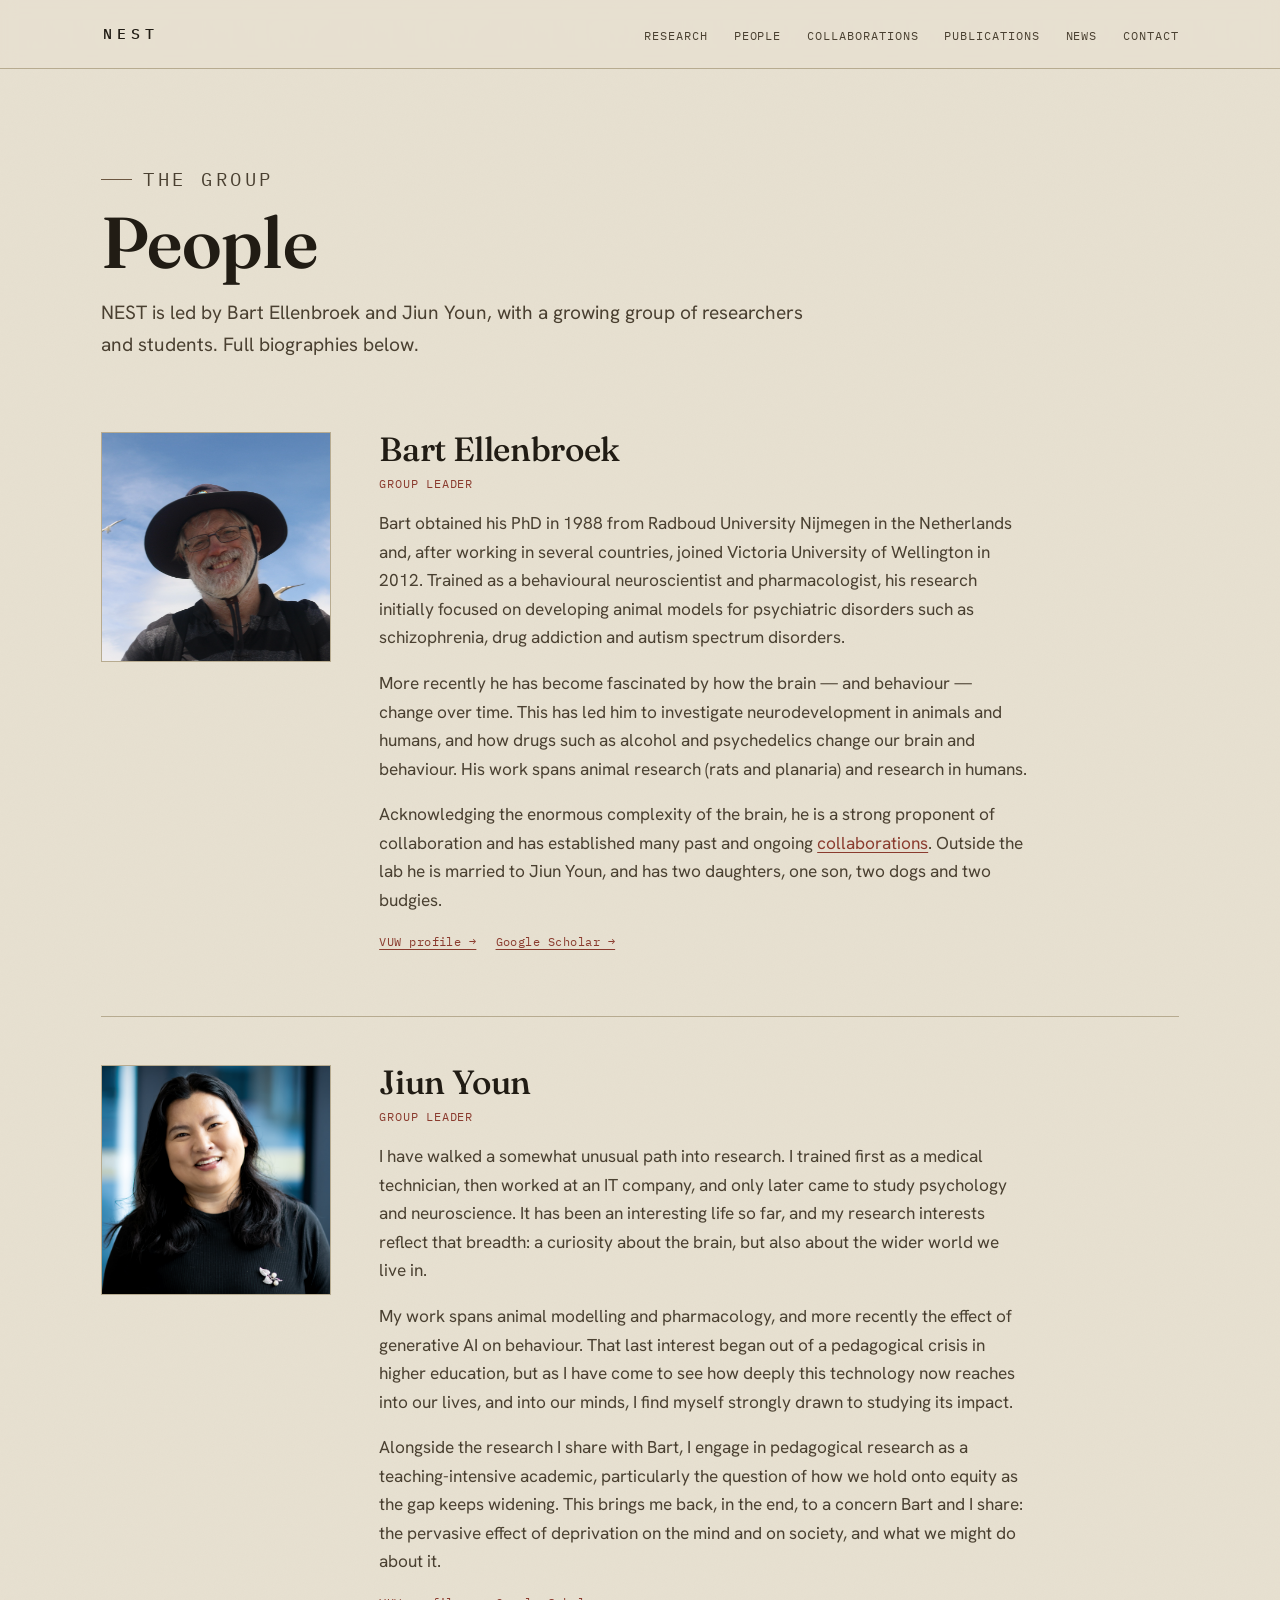
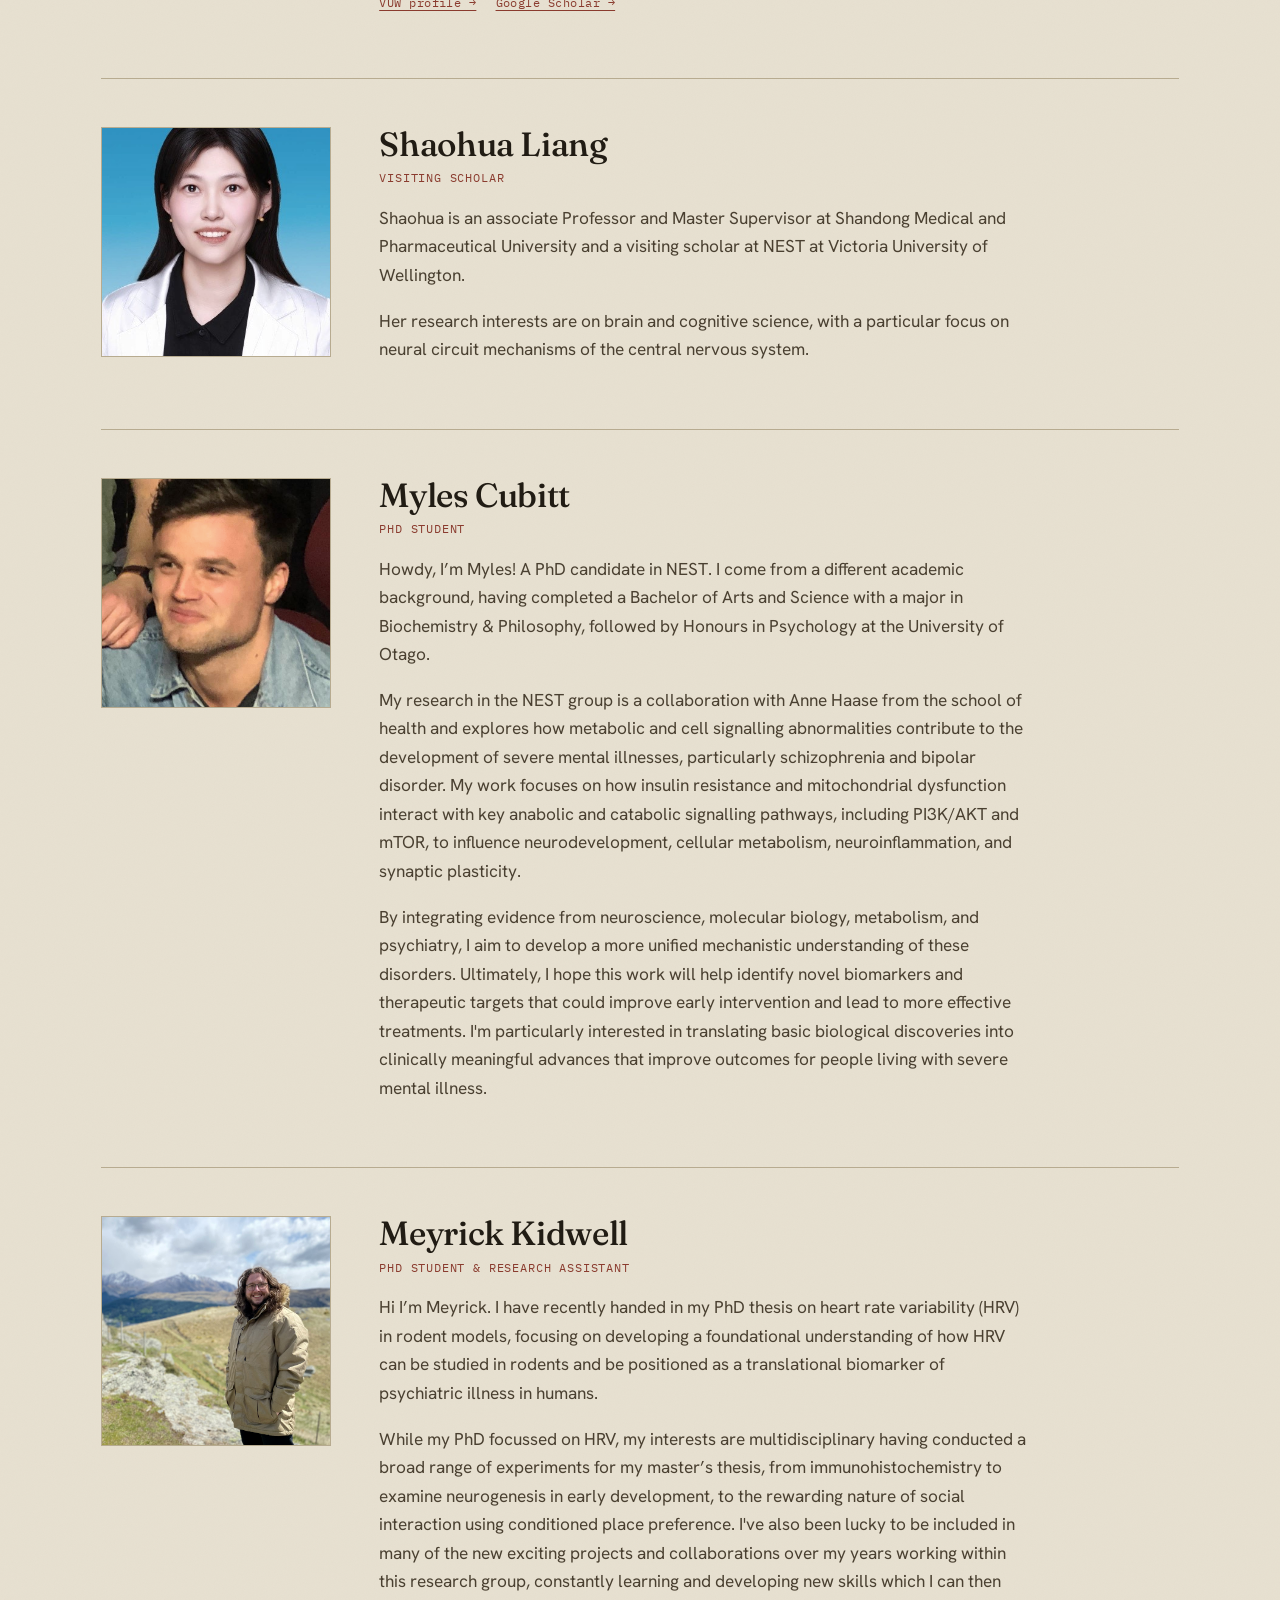
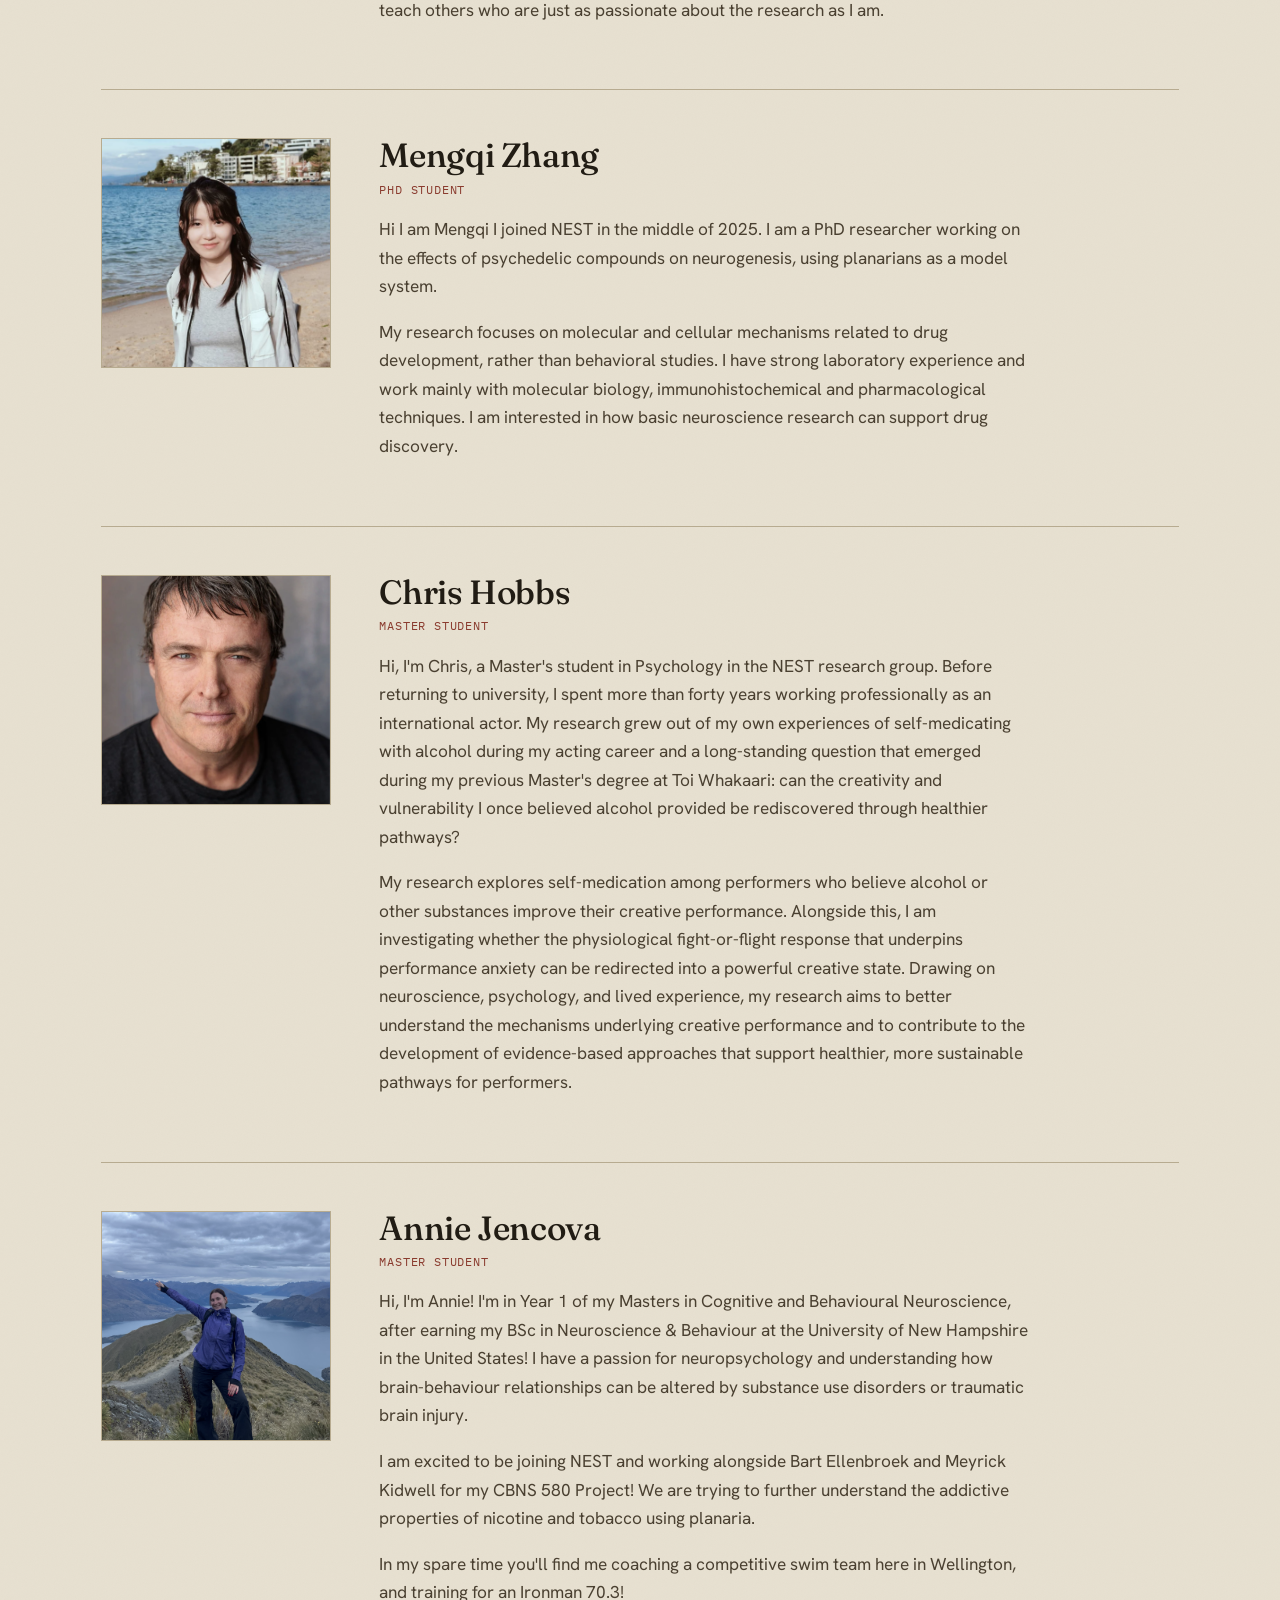
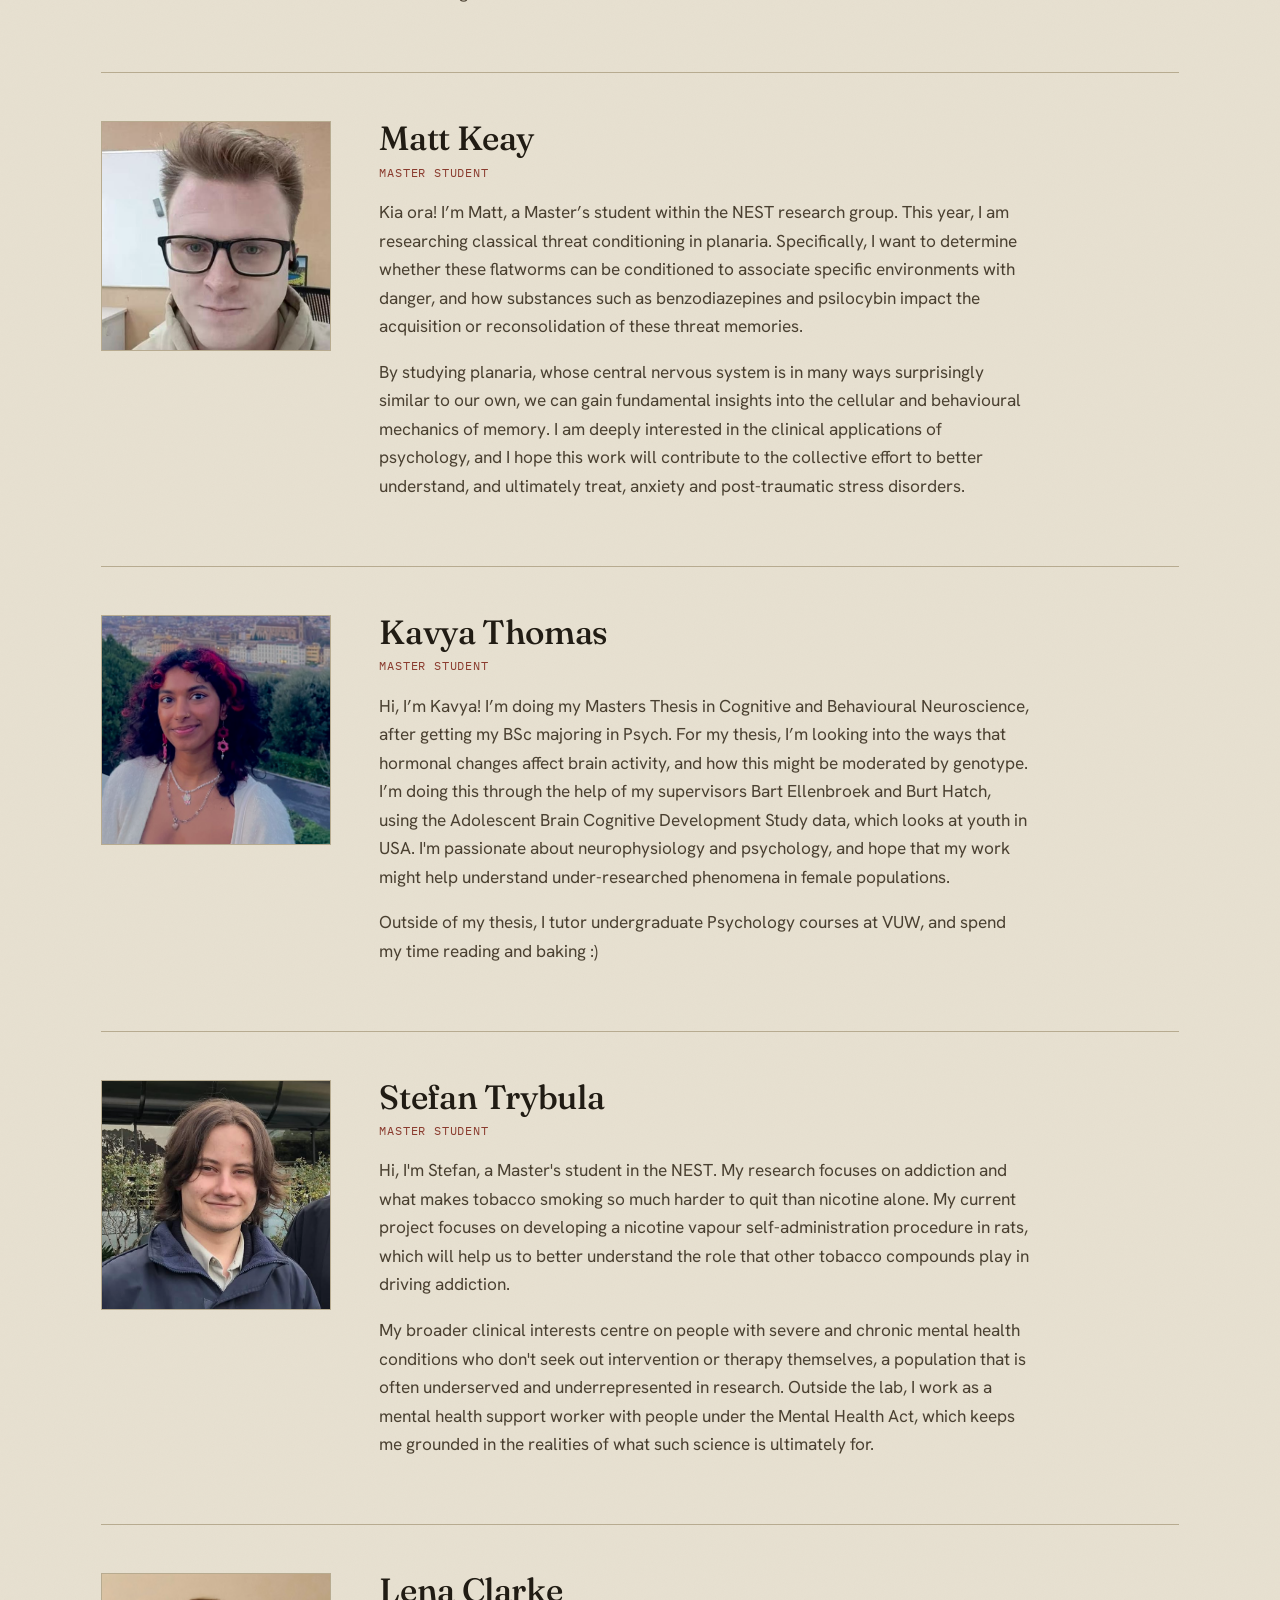
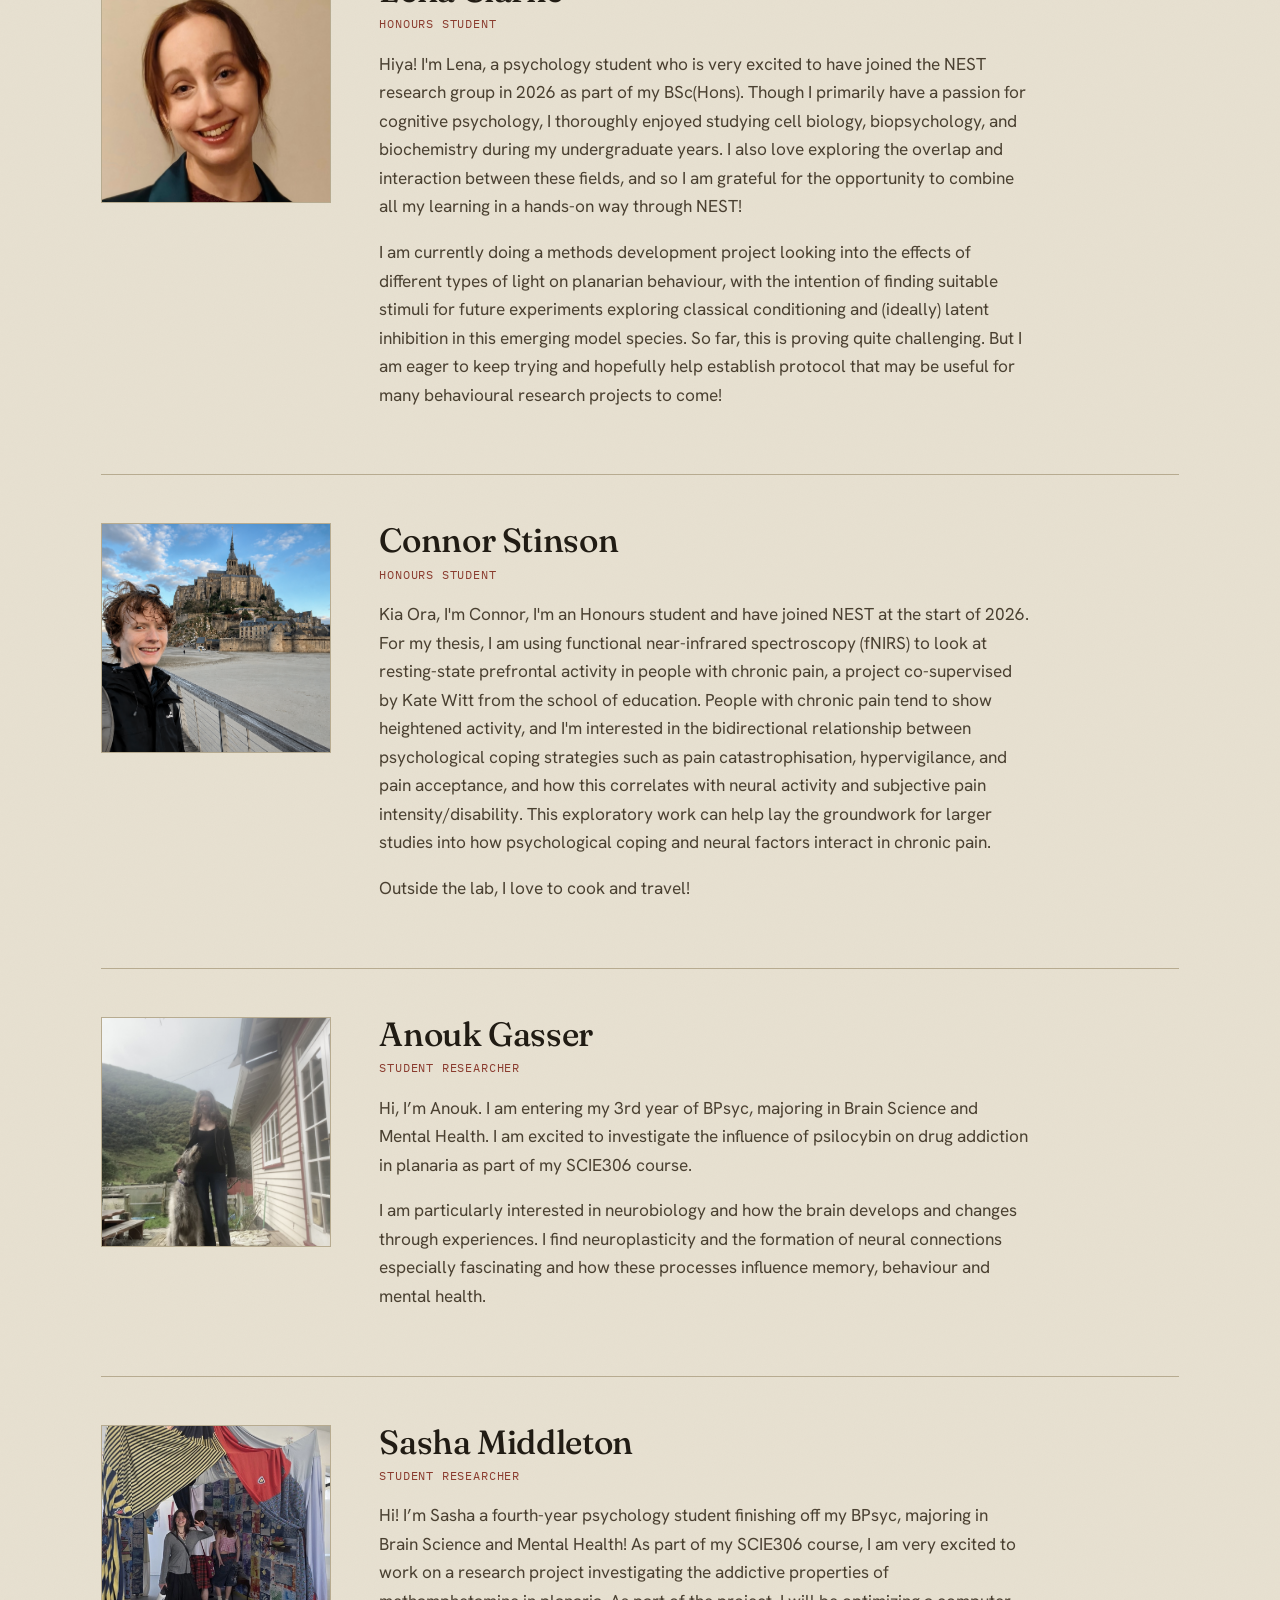
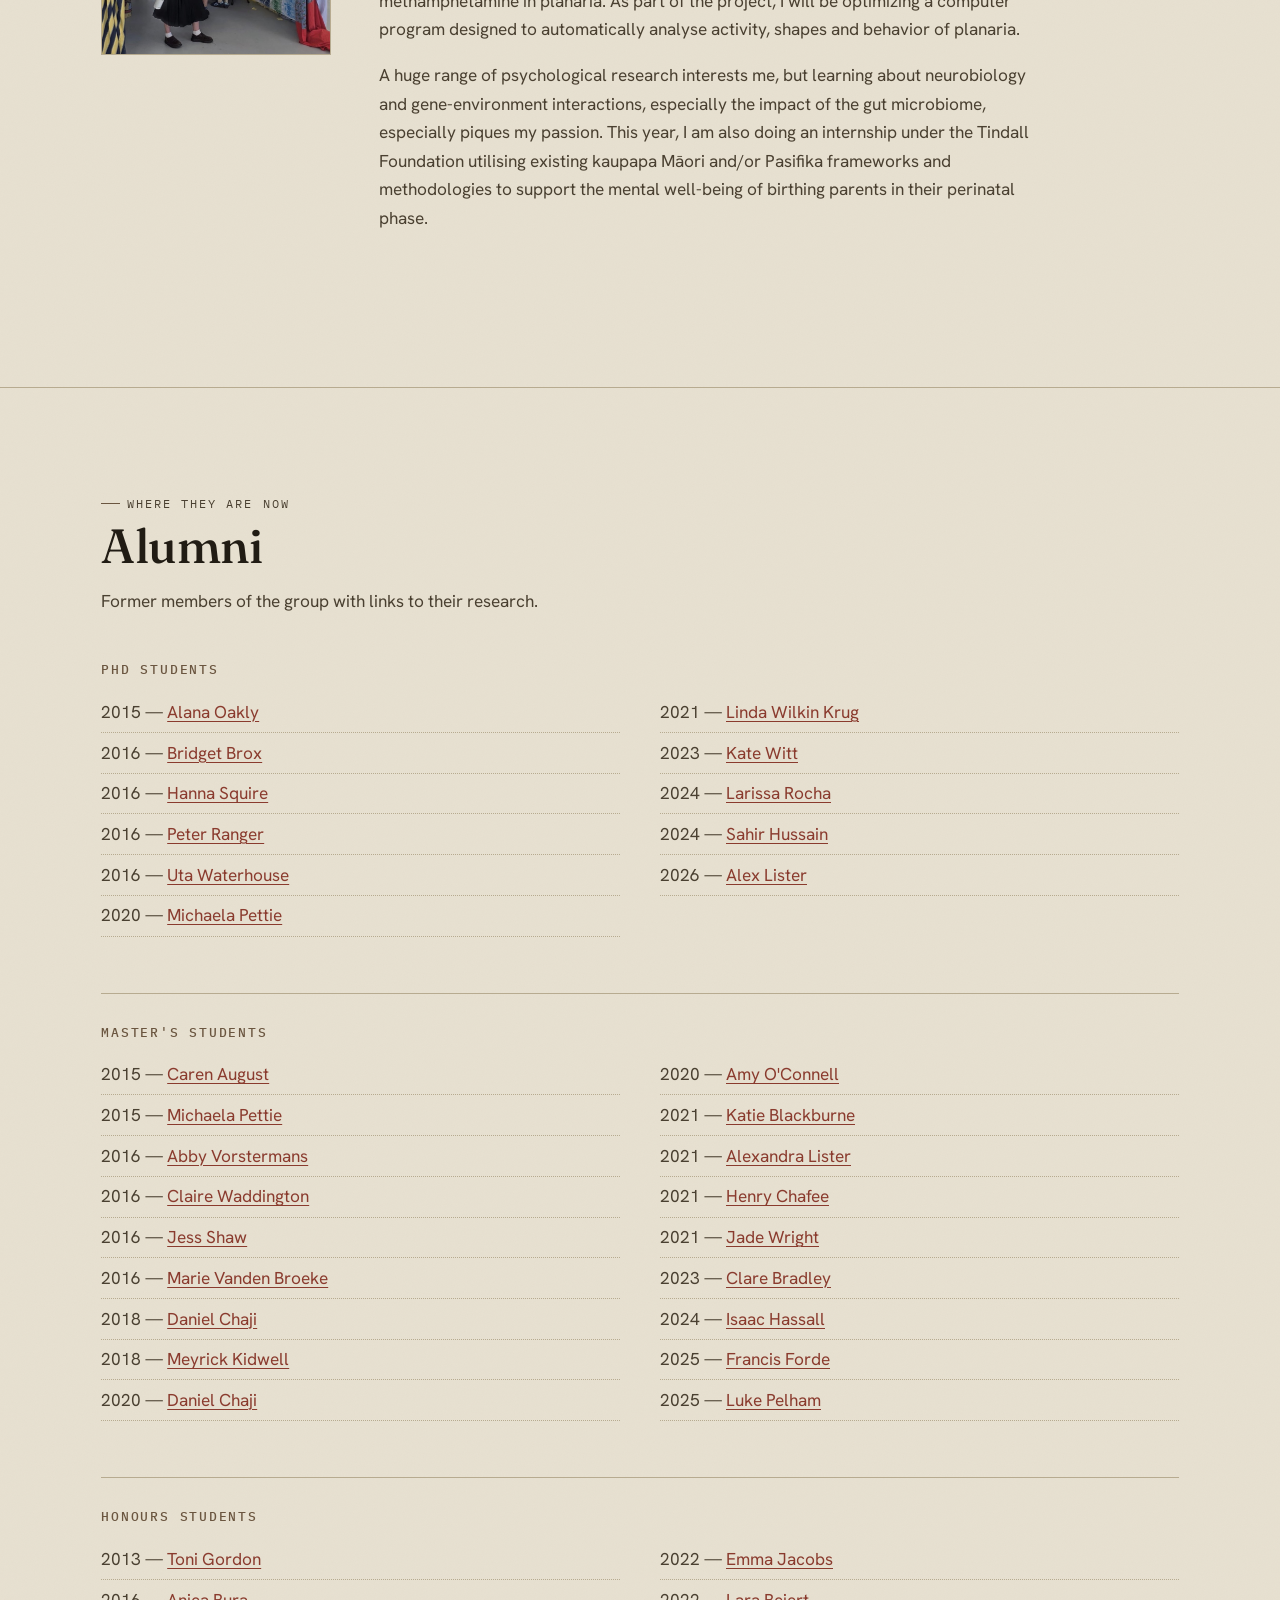
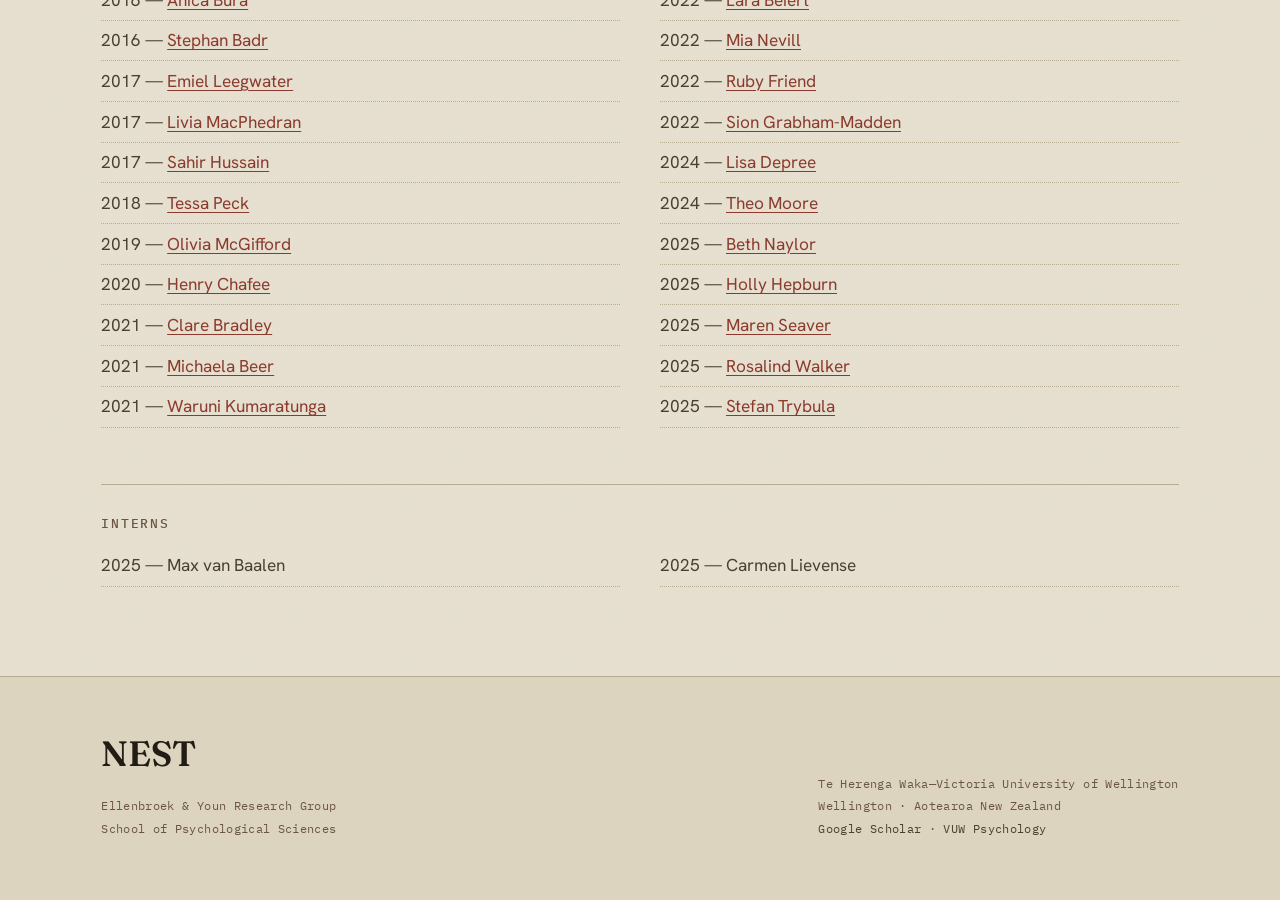
<file: people.html>
<!DOCTYPE html>
<html lang="en">
<head>
<meta charset="UTF-8" />
<meta name="viewport" content="width=device-width, initial-scale=1.0" />
<title>People — NEST · Ellenbroek &amp; Youn Research Group</title>
<meta name="description" content="The people of NEST — the research group of Bart Ellenbroek and Jiun Youn at the School of Psychological Sciences, Te Herenga Waka—Victoria University of Wellington." />

<link rel="preconnect" href="https://fonts.googleapis.com" />
<link rel="preconnect" href="https://fonts.gstatic.com" crossorigin />
<link href="https://fonts.googleapis.com/css2?family=Fraunces:ital,opsz,wght@0,9..144,400;0,9..144,500;0,9..144,600;1,9..144,400&family=Hanken+Grotesk:wght@400;500;600;700&family=IBM+Plex+Mono:wght@400;500&display=swap" rel="stylesheet" />
<link rel="stylesheet" href="styles.css" />
</head>
<body>

<!-- ================= NAV ================= -->
<header class="nav">
  <div class="wrap nav__inner">
    <a class="brand" href="index.html">NEST</a>
    <nav aria-label="Primary">
      <ul class="nav__links">
        <li><a href="index.html#research">Research</a></li>
        <li><a href="people.html">People</a></li>
        <li><a href="collaborations.html">Collaborations</a></li>
        <li><a href="index.html#publications">Publications</a></li>
        <li><a href="index.html#news">News</a></li>
        <li><a href="index.html#contact">Contact</a></li>
      </ul>
    </nav>
  </div>
</header>

<main>
  <!-- ================= PAGE HEAD ================= -->
  <section class="wrap pagehead">
    <p class="eyebrow">The group</p>
    <h1>People</h1>
    <p>NEST is led by Bart Ellenbroek and Jiun Youn, with a growing group of researchers and students. Full biographies below.</p>
  </section>

  <!-- ================= LEADS + MEMBERS ================= -->
  <section class="section" style="border-top:none; padding-top:0;">
    <div class="wrap">

      <!-- Bart -->
      <article class="bio" id="bart-ellenbroek">
        <div class="bio__portrait">
          <img src="images/Bart_Ellenbroek.jpg" alt="Portrait of Bart Ellenbroek" />
        </div>
        <div class="bio__body">
          <h2>Bart Ellenbroek</h2>
          <p class="role">Group leader</p>
          <p>Bart obtained his PhD in 1988 from Radboud University Nijmegen in the Netherlands and, after working in several countries, joined Victoria University of Wellington in 2012. Trained as a behavioural neuroscientist and pharmacologist, his research initially focused on developing animal models for psychiatric disorders such as schizophrenia, drug addiction and autism spectrum disorders.</p>
          <p>More recently he has become fascinated by how the brain — and behaviour — change over time. This has led him to investigate neurodevelopment in animals and humans, and how drugs such as alcohol and psychedelics change our brain and behaviour. His work spans animal research (rats and planaria) and research in humans.</p>
          <p>Acknowledging the enormous complexity of the brain, he is a strong proponent of collaboration and has established many past and ongoing <a href="collaborations.html">collaborations</a>. Outside the lab he is married to Jiun Youn, and has two daughters, one son, two dogs and two budgies.</p>
          <p class="bio__links">
            <a href="https://people.wgtn.ac.nz/bart.ellenbroek" target="_blank" rel="noopener">VUW profile →</a>
            <a href="https://scholar.google.co.nz/citations?user=BgnnjqAAAAAJ&amp;hl=en" target="_blank" rel="noopener">Google Scholar →</a>
          </p>
        </div>
      </article>

      <!-- Jiun -->
      <article class="bio" id="jiun-youn">
        <div class="bio__portrait">
          <img src="images/Jiun_Youn.jpg" alt="Portrait of Jiun Youn" />
        </div>
        <div class="bio__body">
          <h2>Jiun Youn</h2>
          <p class="role">Group leader</p>
          <p>I have walked a somewhat unusual path into research. I trained first as a medical technician, then worked at an IT company, and only later came to study psychology and neuroscience. It has been an interesting life so far, and my research interests reflect that breadth: a curiosity about the brain, but also about the wider world we live in.</p>
          <p>My work spans animal modelling and pharmacology, and more recently the effect of generative AI on behaviour. That last interest began out of a pedagogical crisis in higher education, but as I have come to see how deeply this technology now reaches into our lives, and into our minds, I find myself strongly drawn to studying its impact.</p>
          <p>Alongside the research I share with Bart, I engage in pedagogical research as a teaching-intensive academic, particularly the question of how we hold onto equity as the gap keeps widening. This brings me back, in the end, to a concern Bart and I share: the pervasive effect of deprivation on the mind and on society, and what we might do about it.</p>
          <p class="bio__links">
            <a href="https://people.wgtn.ac.nz/jiun.youn" target="_blank" rel="noopener">VUW profile →</a>
            <a href="https://scholar.google.co.nz/citations?user=igAsNdIAAAAJ&amp;hl=en&amp;oi=ao" target="_blank" rel="noopener">Google Scholar →</a>
          </p>
        </div>
      </article>

      <!-- Shaohua Liang -->
      <article class="bio" id="shaohua-liang">
        <div class="bio__portrait">
          <img src="images/Shaohau_Liang.jpg" alt="Portrait of Shaohua Liang" />
        </div>
        <div class="bio__body">
          <h2>Shaohua Liang</h2>
          <p class="role">Visiting Scholar</p>
          <p>Shaohua is an associate Professor and Master Supervisor at Shandong Medical and Pharmaceutical University and a visiting scholar at NEST at Victoria University of Wellington.</p>
          <p>Her research interests are on brain and cognitive science, with a particular focus on neural circuit mechanisms of the central nervous system.</p>
        </div>
      </article>

      <!-- Myles Cubitt -->
      <article class="bio" id="myles-cubitt">
        <div class="bio__portrait">
          <img src="images/Myles_Cubitt.jpg" alt="Portrait of Myles Cubitt" />
        </div>
        <div class="bio__body">
          <h2>Myles Cubitt</h2>
          <p class="role">PhD Student</p>
          <p>Howdy, I’m Myles! A PhD candidate in NEST. I come from a different academic background, having completed a Bachelor of Arts and Science with a major in Biochemistry &amp; Philosophy, followed by Honours in Psychology at the University of Otago.</p>
          <p>My research in the NEST group is a collaboration with Anne Haase from the school of health and explores how metabolic and cell signalling abnormalities contribute to the development of severe mental illnesses, particularly schizophrenia and bipolar disorder. My work focuses on how insulin resistance and mitochondrial dysfunction interact with key anabolic and catabolic signalling pathways, including PI3K/AKT and mTOR, to influence neurodevelopment, cellular metabolism, neuroinflammation, and synaptic plasticity.</p>
          <p>By integrating evidence from neuroscience, molecular biology, metabolism, and psychiatry, I aim to develop a more unified mechanistic understanding of these disorders. Ultimately, I hope this work will help identify novel biomarkers and therapeutic targets that could improve early intervention and lead to more effective treatments. I'm particularly interested in translating basic biological discoveries into clinically meaningful advances that improve outcomes for people living with severe mental illness.</p>
        </div>
      </article>

      <!-- Meyrick Kidwell -->
      <article class="bio" id="meyrick-kidwell">
        <div class="bio__portrait">
          <img src="images/Meyrick_Kidwell.jpg" alt="Portrait of Meyrick Kidwell" />
        </div>
        <div class="bio__body">
          <h2>Meyrick Kidwell</h2>
          <p class="role">PhD Student &amp; Research Assistant</p>
          <p>Hi I’m Meyrick. I have recently handed in my PhD thesis on heart rate variability (HRV) in rodent models, focusing on developing a foundational understanding of how HRV can be studied in rodents and be positioned as a translational biomarker of psychiatric illness in humans.</p>
          <p>While my PhD focussed on HRV, my interests are multidisciplinary having conducted a broad range of experiments for my master’s thesis, from immunohistochemistry to examine neurogenesis in early development, to the rewarding nature of social interaction using conditioned place preference. I've also been lucky to be included in many of the new exciting projects and collaborations over my years working within this research group, constantly learning and developing new skills which I can then teach others who are just as passionate about the research as I am.</p>
        </div>
      </article>

      <!-- Mengqi Zhang -->
      <article class="bio" id="mengqi-zhang">
        <div class="bio__portrait">
          <img src="images/Mengqi_Zhang.jpg" alt="Portrait of Mengqi Zhang" />
        </div>
        <div class="bio__body">
          <h2>Mengqi Zhang</h2>
          <p class="role">PhD Student</p>
          <p>Hi I am Mengqi I joined NEST in the middle of 2025. I am a PhD researcher working on the effects of psychedelic compounds on neurogenesis, using planarians as a model system.</p>
          <p>My research focuses on molecular and cellular mechanisms related to drug development, rather than behavioral studies. I have strong laboratory experience and work mainly with molecular biology, immunohistochemical and pharmacological techniques. I am interested in how basic neuroscience research can support drug discovery.</p>
        </div>
      </article>

      <!-- Chris Hobbs -->
      <article class="bio" id="chris-hobbs">
        <div class="bio__portrait">
          <img src="images/chris_hobbs.png" alt="Portrait of Chris Hobbs" />
        </div>
        <div class="bio__body">
          <h2>Chris Hobbs</h2>
          <p class="role">Master Student</p>
          <p>Hi, I'm Chris, a Master's student in Psychology in the NEST research group. Before returning to university, I spent more than forty years working professionally as an international actor. My research grew out of my own experiences of self-medicating with alcohol during my acting career and a long-standing question that emerged during my previous Master's degree at Toi Whakaari: can the creativity and vulnerability I once believed alcohol provided be rediscovered through healthier pathways?</p>
          <p>My research explores self-medication among performers who believe alcohol or other substances improve their creative performance. Alongside this, I am investigating whether the physiological fight-or-flight response that underpins performance anxiety can be redirected into a powerful creative state. Drawing on neuroscience, psychology, and lived experience, my research aims to better understand the mechanisms underlying creative performance and to contribute to the development of evidence-based approaches that support healthier, more sustainable pathways for performers.</p>
        </div>
      </article>

      <!-- Annie Jencova -->
      <article class="bio" id="annie-jencova">
        <div class="bio__portrait">
          <img src="images/Annie_Jencova.jpg" alt="Portrait of Annie Jencova" />
        </div>
        <div class="bio__body">
          <h2>Annie Jencova</h2>
          <p class="role">Master Student</p>
          <p>Hi, I'm Annie! I'm in Year 1 of my Masters in Cognitive and Behavioural Neuroscience, after earning my BSc in Neuroscience &amp; Behaviour at the University of New Hampshire in the United States! I have a passion for neuropsychology and understanding how brain-behaviour relationships can be altered by substance use disorders or traumatic brain injury.</p>
          <p>I am excited to be joining NEST and working alongside Bart Ellenbroek and Meyrick Kidwell for my CBNS 580 Project! We are trying to further understand the addictive properties of nicotine and tobacco using planaria.</p>
          <p>In my spare time you'll find me coaching a competitive swim team here in Wellington, and training for an Ironman 70.3!</p>
        </div>
      </article>

      <!-- Matt Keay -->
      <article class="bio" id="matt-keay">
        <div class="bio__portrait">
          <img src="images/Matt_Keay.jpg" alt="Portrait of Matt Keay" />
        </div>
        <div class="bio__body">
          <h2>Matt Keay</h2>
          <p class="role">Master Student</p>
          <p>Kia ora! I’m Matt, a Master’s student within the NEST research group. This year, I am researching classical threat conditioning in planaria. Specifically, I want to determine whether these flatworms can be conditioned to associate specific environments with danger, and how substances such as benzodiazepines and psilocybin impact the acquisition or reconsolidation of these threat memories.</p>
          <p>By studying planaria, whose central nervous system is in many ways surprisingly similar to our own, we can gain fundamental insights into the cellular and behavioural mechanics of memory. I am deeply interested in the clinical applications of psychology, and I hope this work will contribute to the collective effort to better understand, and ultimately treat, anxiety and post-traumatic stress disorders.</p>
        </div>
      </article>

      <!-- Kavya Thomas -->
      <article class="bio" id="kavya-thomas">
        <div class="bio__portrait">
          <img src="images/Kavya_Thomas.png" alt="Portrait of Kavya Thomas" />
        </div>
        <div class="bio__body">
          <h2>Kavya Thomas</h2>
          <p class="role">Master Student</p>
          <p>Hi, I’m Kavya! I’m doing my Masters Thesis in Cognitive and Behavioural Neuroscience, after getting my BSc majoring in Psych. For my thesis, I’m looking into the ways that hormonal changes affect brain activity, and how this might be moderated by genotype. I’m doing this through the help of my supervisors Bart Ellenbroek and Burt Hatch, using the Adolescent Brain Cognitive Development Study data, which looks at youth in USA. I'm passionate about neurophysiology and psychology, and hope that my work might help understand under-researched phenomena in female populations.</p>
          <p>Outside of my thesis, I tutor undergraduate Psychology courses at VUW, and spend my time reading and baking :)</p>
        </div>
      </article>

      <!-- Stefan Trybula -->
      <article class="bio" id="stefan-trybula">
        <div class="bio__portrait">
          <img src="images/Stefan_Trybula.png" alt="Portrait of Stefan Trybula" />
        </div>
        <div class="bio__body">
          <h2>Stefan Trybula</h2>
          <p class="role">Master Student</p>
          <p>Hi, I'm Stefan, a Master's student in the NEST. My research focuses on addiction and what makes tobacco smoking so much harder to quit than nicotine alone. My current project focuses on developing a nicotine vapour self-administration procedure in rats, which will help us to better understand the role that other tobacco compounds play in driving addiction.</p>
          <p>My broader clinical interests centre on people with severe and chronic mental health conditions who don't seek out intervention or therapy themselves, a population that is often underserved and underrepresented in research. Outside the lab, I work as a mental health support worker with people under the Mental Health Act, which keeps me grounded in the realities of what such science is ultimately for.</p>
        </div>
      </article>

      <!-- Lena Clarke -->
      <article class="bio" id="lena-clarke">
        <div class="bio__portrait">
          <img src="images/Lena_Clarke.jpg" alt="Portrait of Lena Clarke" />
        </div>
        <div class="bio__body">
          <h2>Lena Clarke</h2>
          <p class="role">Honours Student</p>
          <p>Hiya! I'm Lena, a psychology student who is very excited to have joined the NEST research group in 2026 as part of my BSc(Hons). Though I primarily have a passion for cognitive psychology, I thoroughly enjoyed studying cell biology, biopsychology, and biochemistry during my undergraduate years. I also love exploring the overlap and interaction between these fields, and so I am grateful for the opportunity to combine all my learning in a hands-on way through NEST!</p>
          <p>I am currently doing a methods development project looking into the effects of different types of light on planarian behaviour, with the intention of finding suitable stimuli for future experiments exploring classical conditioning and (ideally) latent inhibition in this emerging model species. So far, this is proving quite challenging. But I am eager to keep trying and hopefully help establish protocol that may be useful for many behavioural research projects to come!</p>
        </div>
      </article>

      <!-- Connor Stinson -->
      <article class="bio" id="connor-stinson">
        <div class="bio__portrait">
          <img src="images/Connor_Stinson.png" alt="Portrait of Connor Stinson" />
        </div>
        <div class="bio__body">
          <h2>Connor Stinson</h2>
          <p class="role">Honours Student</p>
          <p>Kia Ora, I'm Connor, I'm an Honours student and have joined NEST at the start of 2026. For my thesis, I am using functional near-infrared spectroscopy (fNIRS) to look at resting-state prefrontal activity in people with chronic pain, a project co-supervised by Kate Witt from the school of education. People with chronic pain tend to show heightened activity, and I'm interested in the bidirectional relationship between psychological coping strategies such as pain catastrophisation, hypervigilance, and pain acceptance, and how this correlates with neural activity and subjective pain intensity/disability. This exploratory work can help lay the groundwork for larger studies into how psychological coping and neural factors interact in chronic pain.</p>
          <p>Outside the lab, I love to cook and travel!</p>
        </div>
      </article>

      <!-- Anouk Gasser -->
      <article class="bio" id="anouk-gasser">
        <div class="bio__portrait">
          <img src="images/Anouk_Gasser.jpg" alt="Portrait of Anouk Gasser" />
        </div>
        <div class="bio__body">
          <h2>Anouk Gasser</h2>
          <p class="role">Student Researcher</p>
          <p>Hi, I’m Anouk. I am entering my 3rd year of BPsyc, majoring in Brain Science and Mental Health. I am excited to investigate the influence of psilocybin on drug addiction in planaria as part of my SCIE306 course.</p>
          <p>I am particularly interested in neurobiology and how the brain develops and changes through experiences. I find neuroplasticity and the formation of neural connections especially fascinating and how these processes influence memory, behaviour and mental health.</p>
        </div>
      </article>

      <!-- Sasha Middleton -->
      <article class="bio" id="sasha-middleton">
        <div class="bio__portrait">
          <img src="images/Sasha_Middleton.jpg" alt="Portrait of Sasha Middleton" />
        </div>
        <div class="bio__body">
          <h2>Sasha Middleton</h2>
          <p class="role">Student Researcher</p>
          <p>Hi! I’m Sasha a fourth-year psychology student finishing off my BPsyc, majoring in Brain Science and Mental Health! As part of my SCIE306 course, I am very excited to work on a research project investigating the addictive properties of methamphetamine in planaria. As part of the project, I will be optimizing a computer program designed to automatically analyse activity, shapes and behavior of planaria.</p>
          <p>A huge range of psychological research interests me, but learning about neurobiology and gene-environment interactions, especially the impact of the gut microbiome, especially piques my passion. This year, I am also doing an internship under the Tindall Foundation utilising existing kaupapa Māori and/or Pasifika frameworks and methodologies to support the mental well-being of birthing parents in their perinatal phase.</p>
        </div>
      </article>

      <!-- TEMPLATE: copy this block to add a group member.
           - Give it a unique id (used for deep links from the home page).
           - For a photo, drop a square image in images/ and point the src at it.
           - For no photo yet, use the placeholder portrait with initials. -->
      <!--
      <article class="bio" id="firstname-lastname">
        <div class="bio__portrait">
          <img src="images/Firstname_Lastname.jpg" alt="Portrait of Firstname Lastname" />
        </div>
        <div class="bio__body">
          <h2>Firstname Lastname</h2>
          <p class="role">PhD student</p>
          <p>Short biography goes here.</p>
        </div>
      </article>
      -->
    </div>
  </section>

  <!-- ================= ALUMNI ================= -->
  <section class="section" id="alumni">
    <div class="wrap">
      <div class="section__head">
        <p class="eyebrow">Where they are now</p>
        <h2>Alumni</h2>
        <p>Former members of the group with links to their research.</p>
      </div>
      <div class="alumni" style="border-top:none; margin-top:0; padding-top:0;">
        <h3>PhD Students</h3>
        <ul>
          <li>2015 — <a href="thesis/PhD/2015_Alana_Oakly.pdf" target="_blank">Alana Oakly</a></li>
          <li>2016 — <a href="thesis/PhD/2016_Bridget%20Brox.pdf" target="_blank">Bridget Brox</a></li>
          <li>2016 — <a href="thesis/PhD/2016_Hanna%20Squire.pdf" target="_blank">Hanna Squire</a></li>
          <li>2016 — <a href="thesis/PhD/2016_Peter%20Ranger.pdf" target="_blank">Peter Ranger</a></li>
          <li>2016 — <a href="thesis/PhD/2016_Uta_Waterhouse.pdf" target="_blank">Uta Waterhouse</a></li>
          <li>2020 — <a href="thesis/PhD/2020_Michaela_Pettie.pdf" target="_blank">Michaela Pettie</a></li>
          <li>2021 — <a href="thesis/PhD/2021_Linda_Wilkin_Krug.pdf" target="_blank">Linda Wilkin Krug</a></li>
          <li>2023 — <a href="thesis/PhD/2023_Kate_Witt.pdf" target="_blank">Kate Witt</a></li>
          <li>2024 — <a href="thesis/PhD/2024_Larissa_Rocha.pdf" target="_blank">Larissa Rocha</a></li>
          <li>2024 — <a href="thesis/PhD/2024_Sahir_Hussain.pdf" target="_blank">Sahir Hussain</a></li>
          <li>2026 — <a href="thesis/PhD/2026_Alex%20Lister.pdf" target="_blank">Alex Lister</a></li>
        </ul>
      </div>

      <div class="alumni">
        <h3>Master's Students</h3>
        <ul>
          <li>2015 — <a href="thesis/Masters/2015_Caren%20August%20Thesis.pdf" target="_blank">Caren August</a></li>
          <li>2015 — <a href="thesis/Masters/2015_Michaela%20Pettie%20Thesis.pdf" target="_blank">Michaela Pettie</a></li>
          <li>2016 — <a href="thesis/Masters/2016_Abby%20Vorstermans%20Thesis.pdf" target="_blank">Abby Vorstermans</a></li>
          <li>2016 — <a href="thesis/Masters/2016_Claire%20Waddington%20Thesis.pdf" target="_blank">Claire Waddington</a></li>
          <li>2016 — <a href="thesis/Masters/2016_Jess%20Shaw%20Thesis.pdf" target="_blank">Jess Shaw</a></li>
          <li>2016 — <a href="thesis/Masters/2016_Marie%20vanden%20broeke%20Thesis.pdf" target="_blank">Marie Vanden Broeke</a></li>
          <li>2018 — <a href="thesis/Masters/2018_Daniel%20Chaji.pdf" target="_blank">Daniel Chaji</a></li>
          <li>2018 — <a href="thesis/Masters/2018_Meyrick%20Kidwell.pdf" target="_blank">Meyrick Kidwell</a></li>
          <li>2020 — <a href="thesis/Masters/2020_%20Daniel%20Chaji.pdf" target="_blank">Daniel Chaji</a></li>
          <li>2020 — <a href="thesis/Masters/2020_Amy%20O%20Connell.pdf" target="_blank">Amy O'Connell</a></li>
          <li>2021 — <a href="thesis/Masters/2021_%20Katie%20Blackburne%20Thesis.pdf" target="_blank">Katie Blackburne</a></li>
          <li>2021 — <a href="thesis/Masters/2021_Alexandra%20Lister.pdf" target="_blank">Alexandra Lister</a></li>
          <li>2021 — <a href="thesis/Masters/2021_Henry%20Chafee%20Thesis.pdf" target="_blank">Henry Chafee</a></li>
          <li>2021 — <a href="thesis/Masters/2021_Jade%20Wright%20Thesis.pdf" target="_blank">Jade Wright</a></li>
          <li>2023 — <a href="thesis/Masters/2023_Clare%20Bradley.pdf" target="_blank">Clare Bradley</a></li>
          <li>2024 — <a href="thesis/Masters/2024_Isaac%20Hassall.pdf" target="_blank">Isaac Hassall</a></li>
          <li>2025 — <a href="thesis/Masters/2025_Francis%20Forde%20Thesis.pdf" target="_blank">Francis Forde</a></li>
          <li>2025 — <a href="thesis/Masters/2025_Luke%20Pelham.pdf" target="_blank">Luke Pelham</a></li>
        </ul>
      </div>

      <div class="alumni">
        <h3>Honours Students</h3>
        <ul>
          <li>2013 — <a href="thesis/Honours/2013_Toni%20Gordon%20Thesis.docx" target="_blank">Toni Gordon</a></li>
          <li>2016 — <a href="thesis/Honours/2016_Anica%20Bura%20Thesis.pdf" target="_blank">Anica Bura</a></li>
          <li>2016 — <a href="thesis/Honours/2016_Stephan%20Badr%20Thesis.pdf" target="_blank">Stephan Badr</a></li>
          <li>2017 — <a href="thesis/Honours/2017_%20Emiel%20Leegwater%20Thesis.pdf" target="_blank">Emiel Leegwater</a></li>
          <li>2017 — <a href="thesis/Honours/2017_Livia%20MacPhedran%20Thesis.pdf" target="_blank">Livia MacPhedran</a></li>
          <li>2017 — <a href="thesis/Honours/2017_Sahir%20Hussain%20Thesis.pdf" target="_blank">Sahir Hussain</a></li>
          <li>2018 — <a href="thesis/Honours/2018_Tessa%20Peck.pdf" target="_blank">Tessa Peck</a></li>
          <li>2019 — <a href="thesis/Honours/2019_Olivia%20McGifford%20Thesis.pdf" target="_blank">Olivia McGifford</a></li>
          <li>2020 — <a href="thesis/Honours/2020_Henry%20Chafee%20Thesis.docx" target="_blank">Henry Chafee</a></li>
          <li>2021 — <a href="thesis/Honours/2021_Clare%20Bradley%20Thesis.pdf" target="_blank">Clare Bradley</a></li>
          <li>2021 — <a href="thesis/Honours/2021_Michaela%20Beer%20Thesis.pdf" target="_blank">Michaela Beer</a></li>
          <li>2021 — <a href="thesis/Honours/2021_Waruni%20Kumaratunga%20Thesis.pdf" target="_blank">Waruni Kumaratunga</a></li>
          <li>2022 — <a href="thesis/Honours/2022_Emma%20Jacobs%20Thesis%20.pdf" target="_blank">Emma Jacobs</a></li>
          <li>2022 — <a href="thesis/Honours/2022_Lara%20Beiert%20Thesis.pdf" target="_blank">Lara Beiert</a></li>
          <li>2022 — <a href="thesis/Honours/2022_Mia%20Nevill%20Thesis.pdf" target="_blank">Mia Nevill</a></li>
          <li>2022 — <a href="thesis/Honours/2022_Ruby%20Friend%20Thesis.pdf" target="_blank">Ruby Friend</a></li>
          <li>2022 — <a href="thesis/Honours/2022_Sion%20Grabham-Madden%20Thesis%20.pdf" target="_blank">Sion Grabham-Madden</a></li>
          <li>2024 — <a href="thesis/Honours/2024_Lisa_Depree.pdf" target="_blank">Lisa Depree</a></li>
          <li>2024 — <a href="thesis/Honours/2024_Theo%20Moore.pdf" target="_blank">Theo Moore</a></li>
          <li>2025 — <a href="thesis/Honours/2025_Beth%20Naylor%20Thesis.pdf" target="_blank">Beth Naylor</a></li>
          <li>2025 — <a href="thesis/Honours/2025_Holly%20Hepburn.pdf" target="_blank">Holly Hepburn</a></li>
          <li>2025 — <a href="thesis/Honours/2025_Maren%20Seaver%20Thesis.pdf" target="_blank">Maren Seaver</a></li>
          <li>2025 — <a href="thesis/Honours/2025_Rosalind%20Walker.pdf" target="_blank">Rosalind Walker</a></li>
          <li>2025 — <a href="thesis/Honours/2025_Stefan%20Trybula.pdf" target="_blank">Stefan Trybula</a></li>
        </ul>
      </div>

      <div class="alumni">
        <h3>Interns</h3>
        <ul>
          <li>2025 — Max van Baalen</li>
          <li>2025 — Carmen Lievense</li>
        </ul>
      </div>
    </div>
  </section>
</main>

<!-- ================= FOOTER ================= -->
<footer>
  <div class="wrap footer__inner">
    <div>
      <div class="footer__brand">NEST</div>
      <p class="footer__meta">Ellenbroek &amp; Youn Research Group<br/>School of Psychological Sciences</p>
    </div>
    <p class="footer__meta">
      Te Herenga Waka—Victoria University of Wellington<br/>
      Wellington · Aotearoa New Zealand<br/>
      <a href="https://scholar.google.co.nz/citations?user=BgnnjqAAAAAJ&amp;hl=en" target="_blank" rel="noopener">Google Scholar</a> ·
      <a href="https://www.wgtn.ac.nz/psyc" target="_blank" rel="noopener">VUW Psychology</a>
    </p>
  </div>
</footer>

</body>
</html>
</file>
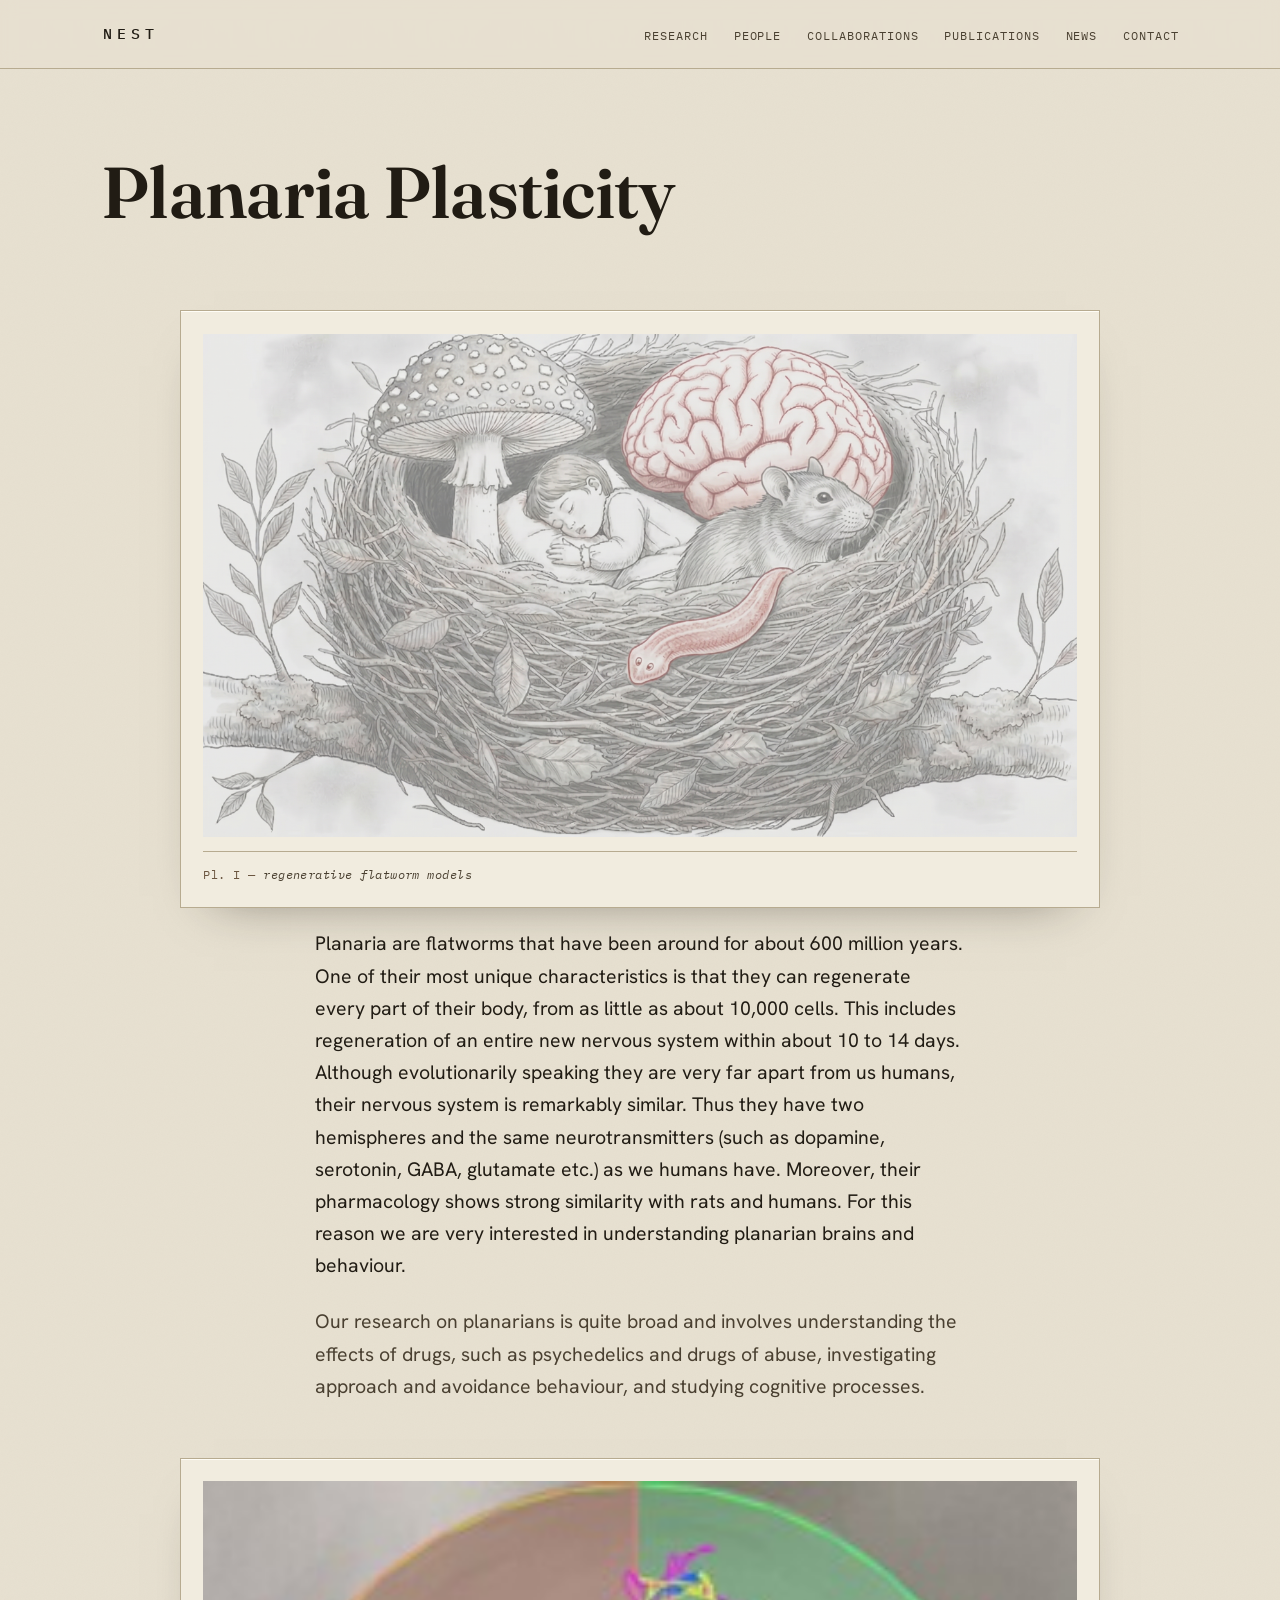
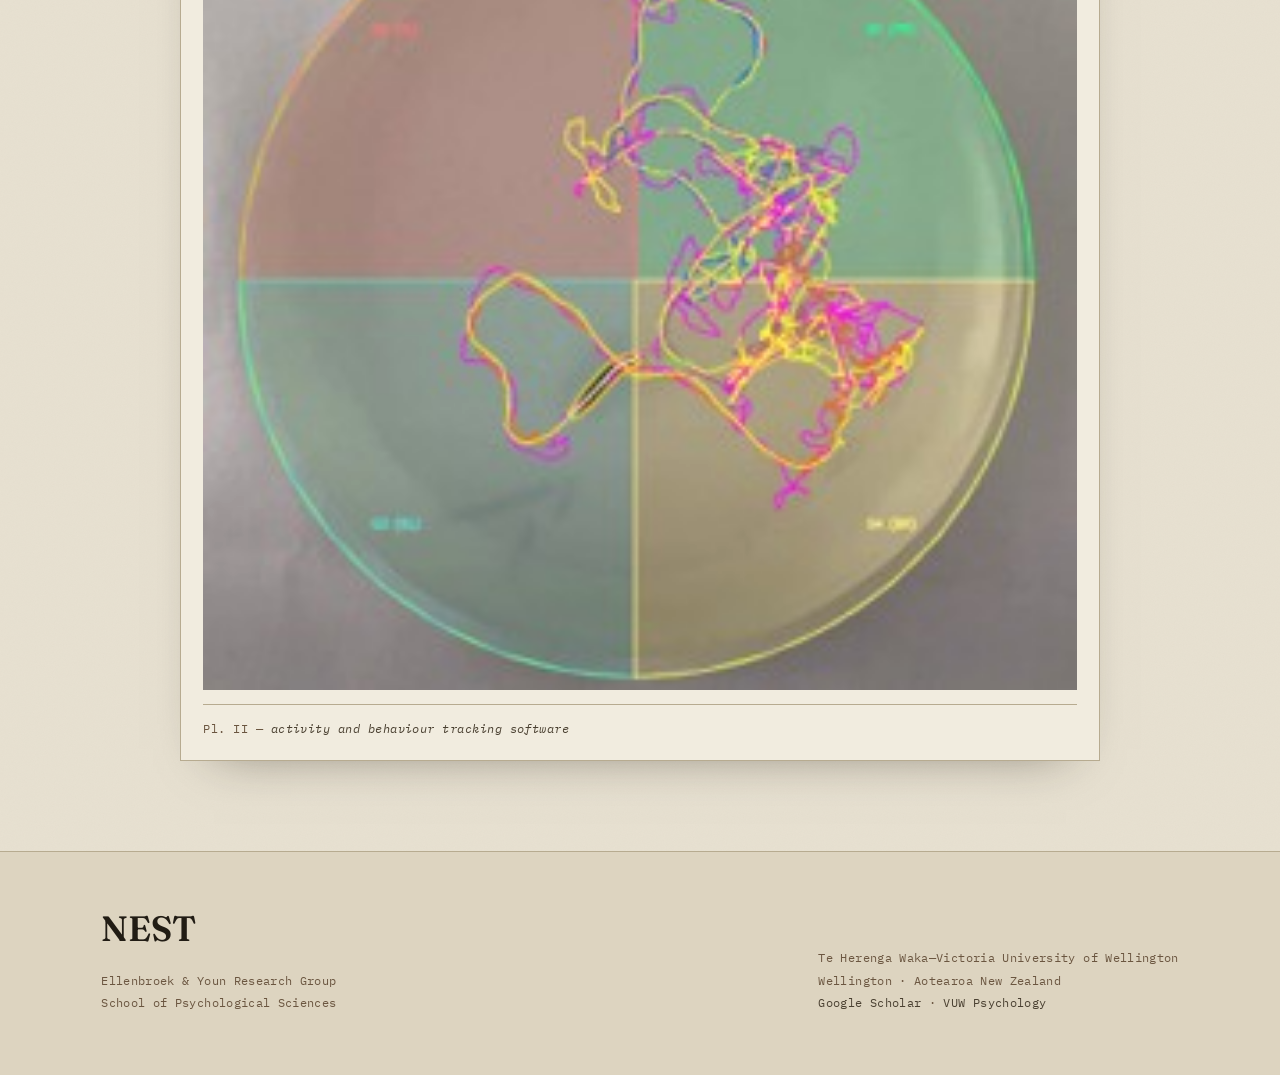
<file: planaria-plasticity.html>
<!DOCTYPE html>
<html lang="en">
<head>
<meta charset="UTF-8" />
<meta name="viewport" content="width=device-width, initial-scale=1.0" />
<title>Planaria Plasticity — NEST · Ellenbroek &amp; Youn Research Group</title>
<meta name="description" content="NEST research on planaria, regenerating nervous systems, pharmacology, drug effects, and behavioural studies." />

<link rel="preconnect" href="https://fonts.googleapis.com" />
<link rel="preconnect" href="https://fonts.gstatic.com" crossorigin />
<link href="https://fonts.googleapis.com/css2?family=Fraunces:ital,opsz,wght@0,9..144,400;0,9..144,500;0,9..144,600;1,9..144,400&family=Hanken+Grotesk:wght@400;500;600;700&family=IBM+Plex+Mono:wght@400;500&display=swap" rel="stylesheet" />
<link rel="stylesheet" href="styles.css" />
</head>
<body>

<!-- ================= NAV ================= -->
<header class="nav">
  <div class="wrap nav__inner">
    <a class="brand" href="index.html">NEST</a>
    <nav aria-label="Primary">
      <ul class="nav__links">
        <li><a href="index.html#research">Research</a></li>
        <li><a href="people.html">People</a></li>
        <li><a href="collaborations.html">Collaborations</a></li>
        <li><a href="index.html#publications">Publications</a></li>
        <li><a href="index.html#news">News</a></li>
        <li><a href="index.html#contact">Contact</a></li>
      </ul>
    </nav>
  </div>
</header>

<main>
  <!-- ================= PAGE HEAD ================= -->
  <section class="wrap pagehead">
    <h1>Planaria Plasticity</h1>
  </section>

  <!-- ================= TOP IMAGE ================= -->
  <div class="wrap">
    <figure class="plate">
      <img src="images/planaria.png" alt="Planaria flatworms illustration" />
      <figcaption class="plate__cap">
        <span>Pl.&nbsp;I — <em>regenerative flatworm models</em></span>
      </figcaption>
    </figure>
  </div>

  <!-- ================= CONTENT ================= -->
  <section class="section" style="border-top:none; padding-top:0;">
    <div class="wrap">
      <div class="hero__intro" style="margin-top: 0; text-align: left; max-width: var(--measure); margin-inline: auto;">
        <p>Planaria are flatworms that have been around for about 600 million years. One of their most unique characteristics is that they can regenerate every part of their body, from as little as about 10,000 cells. This includes regeneration of an entire new nervous system within about 10 to 14 days. Although evolutionarily speaking they are very far apart from us humans, their nervous system is remarkably similar. Thus they have two hemispheres and the same neurotransmitters (such as dopamine, serotonin, GABA, glutamate etc.) as we humans have. Moreover, their pharmacology shows strong similarity with rats and humans. For this reason we are very interested in understanding planarian brains and behaviour.</p>
        
        <p style="margin-top: 1.5rem;">Our research on planarians is quite broad and involves understanding the effects of drugs, such as psychedelics and drugs of abuse, investigating approach and avoidance behaviour, and studying cognitive processes.</p>
      </div>

      <!-- ================= BOTTOM IMAGE ================= -->
      <div style="max-width: 920px; margin: 3rem auto 0;">
        <figure class="plate">
          <img src="images/planaria%20tracking.jpg" alt="Planaria activity and behaviour tracking" />
          <figcaption class="plate__cap">
            <span>Pl.&nbsp;II — <em>activity and behaviour tracking software</em></span>
          </figcaption>
        </figure>
      </div>
    </div>
  </section>
</main>

<!-- ================= FOOTER ================= -->
<footer>
  <div class="wrap footer__inner">
    <div>
      <div class="footer__brand">NEST</div>
      <p class="footer__meta">Ellenbroek &amp; Youn Research Group<br/>School of Psychological Sciences</p>
    </div>
    <p class="footer__meta">
      Te Herenga Waka—Victoria University of Wellington<br/>
      Wellington · Aotearoa New Zealand<br/>
      <a href="https://scholar.google.co.nz/citations?user=BgnnjqAAAAAJ&amp;hl=en" target="_blank" rel="noopener">Google Scholar</a> ·
      <a href="https://www.wgtn.ac.nz/psyc" target="_blank" rel="noopener">VUW Psychology</a>
    </p>
  </div>
</footer>

</body>
</html>
</file>
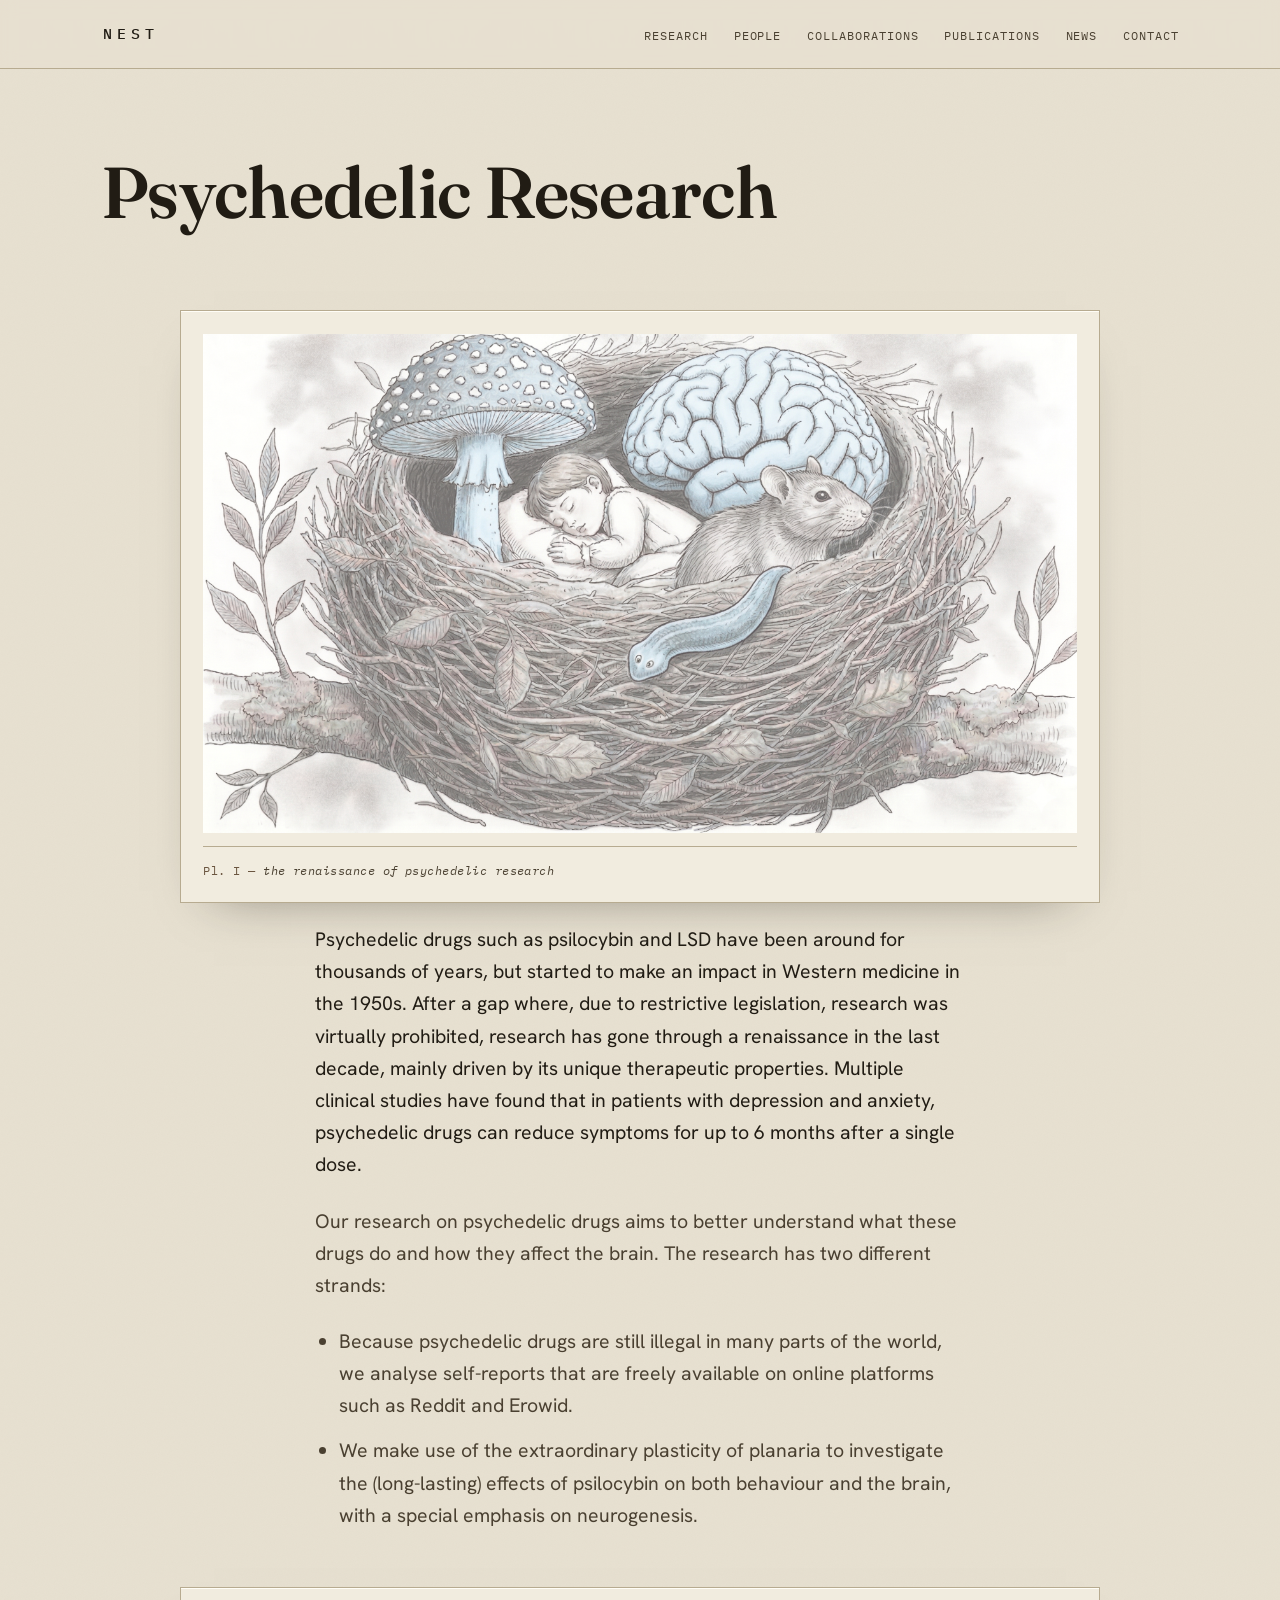
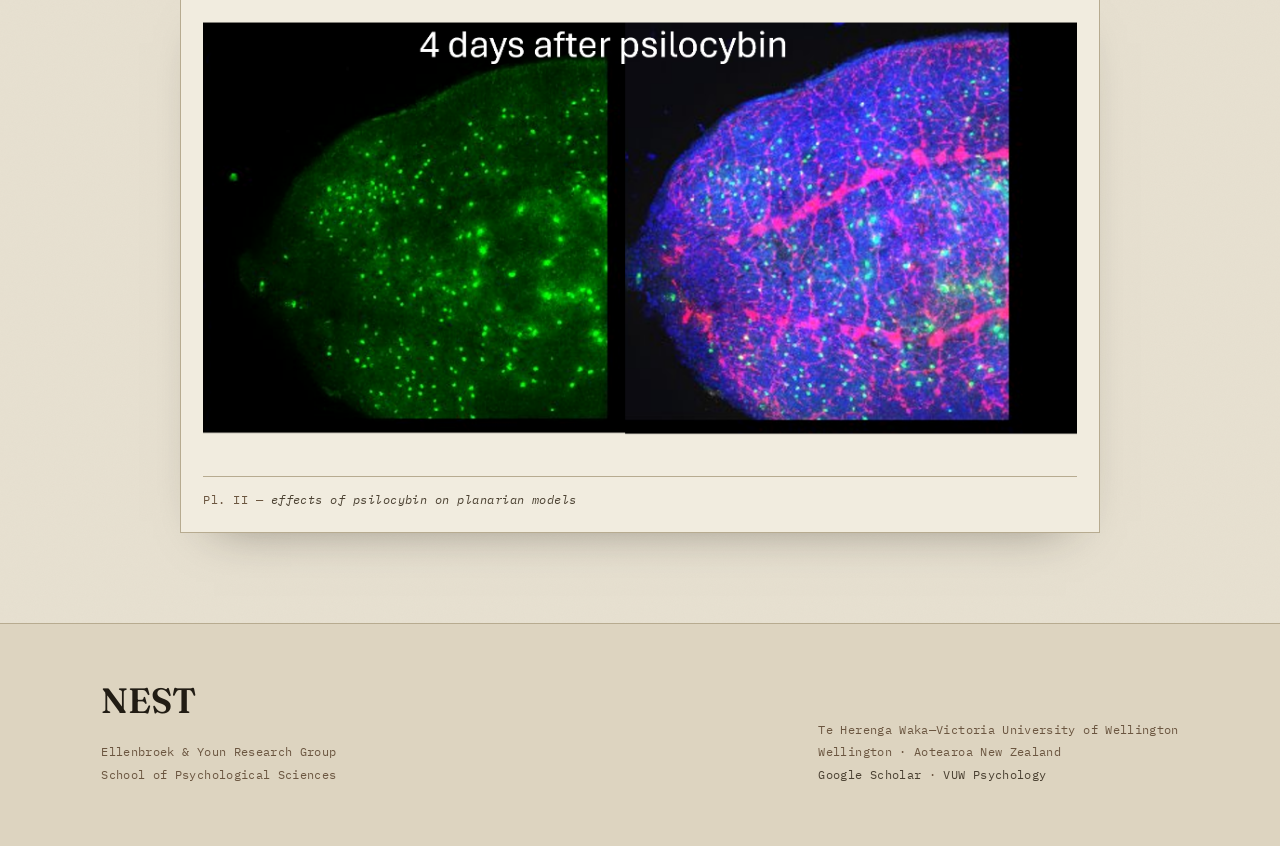
<file: psychedelic-research.html>
<!DOCTYPE html>
<html lang="en">
<head>
<meta charset="UTF-8" />
<meta name="viewport" content="width=device-width, initial-scale=1.0" />
<title>Psychedelic Research — NEST · Ellenbroek &amp; Youn Research Group</title>
<meta name="description" content="NEST research on psychedelic drugs, analysing self-reports and studying psilocybin effects on behaviour and neurogenesis in planaria." />

<link rel="preconnect" href="https://fonts.googleapis.com" />
<link rel="preconnect" href="https://fonts.gstatic.com" crossorigin />
<link href="https://fonts.googleapis.com/css2?family=Fraunces:ital,opsz,wght@0,9..144,400;0,9..144,500;0,9..144,600;1,9..144,400&family=Hanken+Grotesk:wght@400;500;600;700&family=IBM+Plex+Mono:wght@400;500&display=swap" rel="stylesheet" />
<link rel="stylesheet" href="styles.css" />
</head>
<body>

<!-- ================= NAV ================= -->
<header class="nav">
  <div class="wrap nav__inner">
    <a class="brand" href="index.html">NEST</a>
    <nav aria-label="Primary">
      <ul class="nav__links">
        <li><a href="index.html#research">Research</a></li>
        <li><a href="people.html">People</a></li>
        <li><a href="collaborations.html">Collaborations</a></li>
        <li><a href="index.html#publications">Publications</a></li>
        <li><a href="index.html#news">News</a></li>
        <li><a href="index.html#contact">Contact</a></li>
      </ul>
    </nav>
  </div>
</header>

<main>
  <!-- ================= PAGE HEAD ================= -->
  <section class="wrap pagehead">
    <h1>Psychedelic Research</h1>
  </section>

  <!-- ================= TOP IMAGE ================= -->
  <div class="wrap">
    <figure class="plate">
      <img src="images/Psychedelics.png" alt="Psychedelic research illustration" />
      <figcaption class="plate__cap">
        <span>Pl.&nbsp;I — <em>the renaissance of psychedelic research</em></span>
      </figcaption>
    </figure>
  </div>

  <!-- ================= CONTENT ================= -->
  <section class="section" style="border-top:none; padding-top:0;">
    <div class="wrap">
      <div class="hero__intro" style="margin-top: 0; text-align: left; max-width: var(--measure); margin-inline: auto;">
        <p>Psychedelic drugs such as psilocybin and LSD have been around for thousands of years, but started to make an impact in Western medicine in the 1950s. After a gap where, due to restrictive legislation, research was virtually prohibited, research has gone through a renaissance in the last decade, mainly driven by its unique therapeutic properties. Multiple clinical studies have found that in patients with depression and anxiety, psychedelic drugs can reduce symptoms for up to 6 months after a single dose.</p>
        
        <p style="margin-top: 1.5rem;">Our research on psychedelic drugs aims to better understand what these drugs do and how they affect the brain. The research has two different strands:</p>
        
        <ul style="margin-top: 1.5rem; padding-left: 1.5rem; display: grid; gap: 0.8rem; font-size: clamp(1.05rem, 1rem + 0.4vw, 1.22rem); color: var(--ink-soft);">
          <li style="line-height: 1.65;">Because psychedelic drugs are still illegal in many parts of the world, we analyse self-reports that are freely available on online platforms such as Reddit and Erowid.</li>
          <li style="line-height: 1.65;">We make use of the extraordinary plasticity of planaria to investigate the (long-lasting) effects of psilocybin on both behaviour and the brain, with a special emphasis on neurogenesis.</li>
        </ul>
      </div>

      <!-- ================= BOTTOM IMAGE ================= -->
      <div style="max-width: 920px; margin: 3rem auto 0;">
        <figure class="plate">
          <img src="images/psilo%20and%20planaria.png" alt="Psilocybin and Planaria illustration" />
          <figcaption class="plate__cap">
            <span>Pl.&nbsp;II — <em>effects of psilocybin on planarian models</em></span>
          </figcaption>
        </figure>
      </div>
    </div>
  </section>
</main>

<!-- ================= FOOTER ================= -->
<footer>
  <div class="wrap footer__inner">
    <div>
      <div class="footer__brand">NEST</div>
      <p class="footer__meta">Ellenbroek &amp; Youn Research Group<br/>School of Psychological Sciences</p>
    </div>
    <p class="footer__meta">
      Te Herenga Waka—Victoria University of Wellington<br/>
      Wellington · Aotearoa New Zealand<br/>
      <a href="https://scholar.google.co.nz/citations?user=BgnnjqAAAAAJ&amp;hl=en" target="_blank" rel="noopener">Google Scholar</a> ·
      <a href="https://www.wgtn.ac.nz/psyc" target="_blank" rel="noopener">VUW Psychology</a>
    </p>
  </div>
</footer>

</body>
</html>
</file>
<file: styles.css>
/* ============================================================
     NEST — a field-monograph identity
     Palette and type pulled from the group's ink illustrations.
     ============================================================ */
  :root {
    --paper:      #e7e0d0;   /* aged page */
    --paper-2:    #f1ecdf;   /* lifted card */
    --paper-3:    #ddd4c0;   /* sunk / footer */
    --ink:        #211c14;   /* warm near-black */
    --ink-soft:   #4a4031;   /* secondary text */
    --bistre:     #6b5640;   /* sepia line work */
    --madder:     #8a3b2e;   /* fly-agaric red — the one accent */
    --moss:       #3f4a3a;   /* botanical green */
    --hairline:   #b7ab90;   /* fine rules */

    --display: "Fraunces", Georgia, serif;
    --body: "Hanken Grotesk", system-ui, -apple-system, sans-serif;
    --mono: "IBM Plex Mono", ui-monospace, monospace;

    --measure: 65ch;
    --gutter: clamp(1.25rem, 4vw, 4rem);
    --maxw: 1180px;
  }

  *, *::before, *::after { box-sizing: border-box; }

  html { scroll-behavior: smooth; scroll-padding-top: 5rem; }
  @media (prefers-reduced-motion: reduce) {
    html { scroll-behavior: auto; }
    *, *::before, *::after { animation-duration: .001ms !important; transition-duration: .001ms !important; }
  }

  body {
    margin: 0;
    background-color: var(--paper);
    /* faint paper grain */
    background-image: url("data:image/svg+xml,%3Csvg xmlns='http://www.w3.org/2000/svg' width='160' height='160'%3E%3Cfilter id='n'%3E%3CfeTurbulence type='fractalNoise' baseFrequency='0.9' numOctaves='2' stitchTiles='stitch'/%3E%3CfeColorMatrix type='saturate' values='0'/%3E%3C/filter%3E%3Crect width='100%25' height='100%25' filter='url(%23n)' opacity='0.035'/%3E%3C/svg%3E");
    color: var(--ink);
    font-family: var(--body);
    font-size: clamp(1rem, 0.96rem + 0.2vw, 1.08rem);
    line-height: 1.65;
    -webkit-font-smoothing: antialiased;
    text-rendering: optimizeLegibility;
  }

  .wrap { width: 100%; max-width: var(--maxw); margin-inline: auto; padding-inline: var(--gutter); }

  a { color: var(--madder); text-underline-offset: 3px; text-decoration-thickness: 1px; }
  a:hover { color: var(--ink); }

  :focus-visible { outline: 2px solid var(--madder); outline-offset: 3px; border-radius: 2px; }

  img { max-width: 100%; display: block; }

  /* ---------- shared type devices ---------- */
  .eyebrow {
    font-family: var(--mono);
    font-size: .72rem;
    letter-spacing: .18em;
    text-transform: uppercase;
    color: var(--bistre);
    display: inline-flex;
    align-items: center;
    gap: .6em;
  }
  .eyebrow::before {
    content: "";
    width: 1.6em; height: 1px;
    background: var(--bistre);
    display: inline-block;
  }

  h1, h2, h3 { font-family: var(--display); font-weight: 500; line-height: 1.04; letter-spacing: -0.01em; margin: 0; }

  .section { padding-block: clamp(3.5rem, 7vw, 6rem); border-top: 1px solid var(--hairline); }
  .section__head { max-width: var(--measure); margin-bottom: clamp(2rem, 4vw, 3rem); }
  .section__head h2 { font-size: clamp(1.9rem, 1.3rem + 2.6vw, 3rem); margin-top: .5rem; }
  .section__head p { color: var(--ink-soft); margin: 1rem 0 0; }

  /* ============================================================
     NAV
     ============================================================ */
  .nav {
    position: sticky; top: 0; z-index: 50;
    background: color-mix(in srgb, var(--paper) 88%, transparent);
    backdrop-filter: blur(8px);
    border-bottom: 1px solid var(--hairline);
  }
  .nav__inner { display: flex; align-items: center; justify-content: space-between; gap: 1rem; height: 4.25rem; }
  .brand { font-family: var(--mono); font-weight: 500; letter-spacing: .34em; font-size: .95rem; color: var(--ink); text-decoration: none; padding-left: .1em; }
  .brand:hover { color: var(--madder); }
  .nav__links { display: flex; gap: clamp(.8rem, 2vw, 1.7rem); list-style: none; margin: 0; padding: 0; }
  .nav__links a { font-family: var(--mono); font-size: .76rem; letter-spacing: .08em; text-transform: uppercase; color: var(--ink-soft); text-decoration: none; }
  .nav__links a:hover { color: var(--madder); }
  .nav__toggle { display: none; }
  @media (max-width: 760px) {
    .nav__links { display: none; }
    .nav__inner { height: 3.6rem; }
  }

  /* ============================================================
     HERO
     ============================================================ */
  .hero { padding-block: clamp(3rem, 6vw, 5.5rem) clamp(2.5rem, 5vw, 4rem); text-align: center; }
  .hero__title {
    font-size: clamp(4.2rem, 14vw, 11rem);
    font-weight: 600;
    letter-spacing: -0.02em;
    line-height: .9;
    margin: 1rem 0 0;
  }
  .hero__title span { font-style: italic; font-weight: 400; }
  .hero__thesis {
    font-family: var(--display);
    font-size: clamp(1.25rem, 0.9rem + 1.5vw, 1.9rem);
    font-style: italic;
    color: var(--ink-soft);
    max-width: 30ch;
    margin: 1.4rem auto 0;
    line-height: 1.3;
  }

  /* the plate — the framed centrepiece illustration */
  .plate {
    margin: clamp(2.5rem, 5vw, 3.5rem) auto 0;
    max-width: 920px;
    background: var(--paper-2);
    padding: clamp(.9rem, 2vw, 1.4rem);
    border: 1px solid var(--hairline);
    box-shadow: 0 1px 0 #fffdf6 inset, 0 22px 50px -34px rgba(33,28,20,.55);
  }
  .plate img { width: 100%; filter: contrast(1.02); }
  .plate__cap {
    display: flex; flex-wrap: wrap; justify-content: space-between; gap: .4rem 1rem;
    font-family: var(--mono); font-size: .73rem; letter-spacing: .04em; color: var(--bistre);
    padding-top: .85rem; margin-top: .85rem; border-top: 1px solid var(--hairline);
  }
  .plate__cap em { font-style: italic; color: var(--ink-soft); }

  .hero__intro { max-width: var(--measure); margin: clamp(2.5rem, 5vw, 3.5rem) auto 0; }
  .hero__intro p { font-size: clamp(1.05rem, 1rem + 0.4vw, 1.22rem); color: var(--ink-soft); }
  .hero__intro p:first-child { color: var(--ink); }

  /* ============================================================
     NEWS
     ============================================================ */
  .news-list { list-style: none; margin: 0; padding: 0; display: grid; gap: 0; }
  .news-item {
    display: grid; grid-template-columns: 9.5rem 1fr; gap: 1.5rem;
    padding: 1.4rem 0; border-top: 1px solid var(--hairline);
  }
  .news-item:last-child { border-bottom: 1px solid var(--hairline); }
  .news-item time { font-family: var(--mono); font-size: .78rem; color: var(--bistre); padding-top: .2rem; }
  .news-item h3 { font-family: var(--body); font-weight: 600; font-size: 1.05rem; line-height: 1.4; }
  .news-item p { margin: .35rem 0 0; color: var(--ink-soft); font-size: .96rem; }
  @media (max-width: 620px) { .news-item { grid-template-columns: 1fr; gap: .3rem; } }

  /* ============================================================
     RESEARCH — specimen plates
     ============================================================ */
  .specimens { display: grid; grid-template-columns: repeat(auto-fill, minmax(260px, 1fr)); gap: 1px; background: var(--hairline); border: 1px solid var(--hairline); }
  .specimen { background: var(--paper); padding: clamp(1.5rem, 3vw, 2rem); display: flex; flex-direction: column; gap: .7rem; transition: background .25s ease; }
  .specimen:hover { background: var(--paper-2); }
  .specimen__code { font-family: var(--mono); font-size: .74rem; letter-spacing: .1em; color: var(--madder); }
  .specimen h3 { font-size: 1.4rem; line-height: 1.1; }
  .specimen p { margin: 0; color: var(--ink-soft); font-size: .95rem; }
  .specimen__rule { width: 2.2rem; height: 2px; background: var(--moss); margin-top: auto; }

  /* ============================================================
     PEOPLE
     ============================================================ */
  .people { display: grid; grid-template-columns: repeat(auto-fill, minmax(220px, 1fr)); gap: clamp(1.5rem, 3vw, 2.2rem); }
  .person { display: flex; flex-direction: column; }
  .person__portrait {
    aspect-ratio: 1 / 1; overflow: hidden; background: var(--paper-3);
    border: 1px solid var(--hairline); margin-bottom: .9rem;
  }
  .person__portrait img { width: 100%; height: 100%; object-fit: cover; filter: grayscale(.15) contrast(1.02); }
  .person__portrait--placeholder { display: grid; place-items: center; }
  .person__monogram { font-family: var(--display); font-size: 3.4rem; color: var(--bistre); }
  .person h3 { font-family: var(--body); font-weight: 700; font-size: 1.05rem; }
  .person .role { font-family: var(--mono); font-size: .72rem; letter-spacing: .06em; text-transform: uppercase; color: var(--madder); margin: .25rem 0 .5rem; }
  .person p { margin: 0; color: var(--ink-soft); font-size: .9rem; }

  .alumni { margin-top: clamp(2.5rem, 5vw, 3.5rem); padding-top: 2rem; border-top: 1px solid var(--hairline); }
  .alumni h3 { font-family: var(--mono); font-weight: 500; font-size: .8rem; letter-spacing: .14em; text-transform: uppercase; color: var(--bistre); margin-bottom: 1rem; }
  .alumni ul { columns: 2; column-gap: 2.5rem; list-style: none; margin: 0; padding: 0; }
  .alumni li { padding: .35rem 0; border-bottom: 1px dotted var(--hairline); break-inside: avoid; color: var(--ink-soft); }
  @media (max-width: 560px) { .alumni ul { columns: 1; } }

  /* ============================================================
     COLLABORATIONS
     ============================================================ */
  .collab { display: grid; grid-template-columns: 1.1fr 1fr; gap: clamp(2rem, 5vw, 4rem); align-items: center; }
  @media (max-width: 820px) { .collab { grid-template-columns: 1fr; } }
  .collab__map { border: 1px solid var(--hairline); background: var(--paper-2); padding: 1.2rem; }
  .collab__map svg { width: 100%; height: auto; display: block; }
  .collab__note { font-family: var(--mono); font-size: .72rem; color: var(--bistre); text-align: center; margin-top: .8rem; letter-spacing: .04em; }
  .collab ul { list-style: none; padding: 0; margin: 1.5rem 0 0; }
  .collab li { padding: .55rem 0; border-bottom: 1px solid var(--hairline); display: flex; align-items: baseline; gap: .8rem; }
  .collab li span { font-family: var(--mono); font-size: .72rem; color: var(--madder); }

  /* ============================================================
     PUBLICATIONS + CONTACT (split band)
     ============================================================ */
  .band { display: grid; grid-template-columns: 1fr 1fr; gap: 1px; background: var(--hairline); border: 1px solid var(--hairline); }
  @media (max-width: 720px) { .band { grid-template-columns: 1fr; } }
  .band > div { background: var(--paper); padding: clamp(2rem, 4vw, 3rem); }
  .band h2 { font-size: clamp(1.6rem, 1.2rem + 1.5vw, 2.2rem); margin-bottom: .8rem; }
  .band p { color: var(--ink-soft); max-width: 42ch; }
  .btn {
    display: inline-flex; align-items: center; gap: .6em; margin-top: 1.4rem;
    font-family: var(--mono); font-size: .78rem; letter-spacing: .06em; text-transform: uppercase;
    color: var(--paper-2); background: var(--ink); text-decoration: none;
    padding: .85em 1.3em; border: 1px solid var(--ink); transition: background .2s ease, color .2s ease;
  }
  .btn:hover { background: var(--madder); border-color: var(--madder); color: #fff; }
  .btn--ghost { background: transparent; color: var(--ink); }
  .btn--ghost:hover { background: var(--ink); color: var(--paper-2); }

  /* ============================================================
     FOOTER
     ============================================================ */
  footer { background: var(--paper-3); border-top: 1px solid var(--hairline); padding-block: 3rem; }
  .footer__inner { display: flex; flex-wrap: wrap; justify-content: space-between; gap: 1.5rem; align-items: flex-end; }
  .footer__brand { font-family: var(--display); font-size: 2.2rem; font-weight: 600; }
  .footer__meta { font-family: var(--mono); font-size: .74rem; color: var(--bistre); line-height: 1.9; letter-spacing: .03em; }
  .footer__meta a { color: var(--ink-soft); text-decoration: none; }
  .footer__meta a:hover { color: var(--madder); }

  /* small reveal on scroll, motion-safe only */
  @media (prefers-reduced-motion: no-preference) {
    .reveal { opacity: 0; transform: translateY(14px); transition: opacity .7s ease, transform .7s ease; }
    .reveal.is-in { opacity: 1; transform: none; }
  }

  /* ============================================================
     ADDITIONS — multi-page: compact people, "more" links,
     full bio entries, collaborations page
     ============================================================ */

  /* a quiet "see more" link that sits under a section */
  .more-link {
    display: inline-flex; align-items: center; gap: .5em;
    margin-top: clamp(1.8rem, 3vw, 2.6rem);
    font-family: var(--mono); font-size: .78rem; letter-spacing: .06em; text-transform: uppercase;
    color: var(--ink); text-decoration: none; padding-bottom: .3em;
    border-bottom: 1px solid var(--madder);
  }
  .more-link:hover { color: var(--madder); }

  /* COMPACT people grid (main page): photo + name + role, whole card links out */
  .people--compact { display: grid; grid-template-columns: repeat(auto-fill, minmax(200px, 1fr)); gap: clamp(1.5rem, 3vw, 2.2rem); }
  a.person-card { text-decoration: none; color: inherit; display: flex; flex-direction: column; }
  a.person-card .person__portrait { transition: border-color .2s ease; }
  a.person-card:hover .person__portrait { border-color: var(--madder); }
  a.person-card h3 { font-family: var(--body); font-weight: 700; font-size: 1.05rem; }
  a.person-card .role { font-family: var(--mono); font-size: .72rem; letter-spacing: .06em; text-transform: uppercase; color: var(--madder); margin: .25rem 0 0; }
  a.person-card .person__more { font-family: var(--mono); font-size: .72rem; color: var(--bistre); margin-top: .5rem; }
  a.person-card:hover .person__more { color: var(--madder); }

  /* FULL bio entries (people page): portrait beside prose */
  .bio { display: grid; grid-template-columns: 230px 1fr; gap: clamp(1.5rem, 4vw, 3rem); padding-block: clamp(2.2rem, 4vw, 3rem); border-top: 1px solid var(--hairline); scroll-margin-top: 6rem; }
  .bio:first-of-type { border-top: none; }
  .bio__portrait { aspect-ratio: 1 / 1; overflow: hidden; background: var(--paper-3); border: 1px solid var(--hairline); }
  .bio__portrait img { width: 100%; height: 100%; object-fit: cover; filter: grayscale(.15) contrast(1.02); }
  .bio__portrait--placeholder { display: grid; place-items: center; }
  .bio__portrait--placeholder .person__monogram { font-size: 4rem; }
  .bio__body h2 { font-size: clamp(1.6rem, 1.2rem + 1.4vw, 2.1rem); }
  .bio__body .role { font-family: var(--mono); font-size: .74rem; letter-spacing: .07em; text-transform: uppercase; color: var(--madder); margin: .4rem 0 1rem; }
  .bio__body p { color: var(--ink-soft); max-width: var(--measure); }
  .bio__body p + p { margin-top: 1rem; }
  .bio__links { margin-top: 1.1rem; display: flex; flex-wrap: wrap; gap: 1.2rem; }
  .bio__links a { font-family: var(--mono); font-size: .74rem; letter-spacing: .04em; }
  @media (max-width: 640px) {
    .bio { grid-template-columns: 1fr; }
    .bio__portrait { max-width: 220px; }
  }

  /* page sub-header used on interior pages */
  .pagehead { padding-block: clamp(3rem, 6vw, 5rem) clamp(1rem, 2vw, 1.5rem); }
  .pagehead h1 { font-size: clamp(2.6rem, 1.8rem + 3.5vw, 4.5rem); font-weight: 600; margin-top: .6rem; }
  .pagehead p { color: var(--ink-soft); max-width: var(--measure); margin: 1.1rem 0 0; font-size: clamp(1.05rem, 1rem + 0.4vw, 1.2rem); }

  /* collaborations: full directory grouped by region */
  .collab-group { padding-block: clamp(1.8rem, 3vw, 2.4rem); border-top: 1px solid var(--hairline); }
  .collab-group > h2 { font-family: var(--mono); font-weight: 500; font-size: .82rem; letter-spacing: .14em; text-transform: uppercase; color: var(--bistre); margin-bottom: 1rem; }
  .collab-group ul { list-style: none; margin: 0; padding: 0; display: grid; grid-template-columns: repeat(auto-fill, minmax(280px, 1fr)); gap: .2rem 2.5rem; }
  .collab-group li { padding: .6rem 0; border-bottom: 1px solid var(--hairline); }
  .collab-group li strong { font-weight: 600; }
  .collab-group li span { display: block; font-size: .88rem; color: var(--bistre); }
</file>
